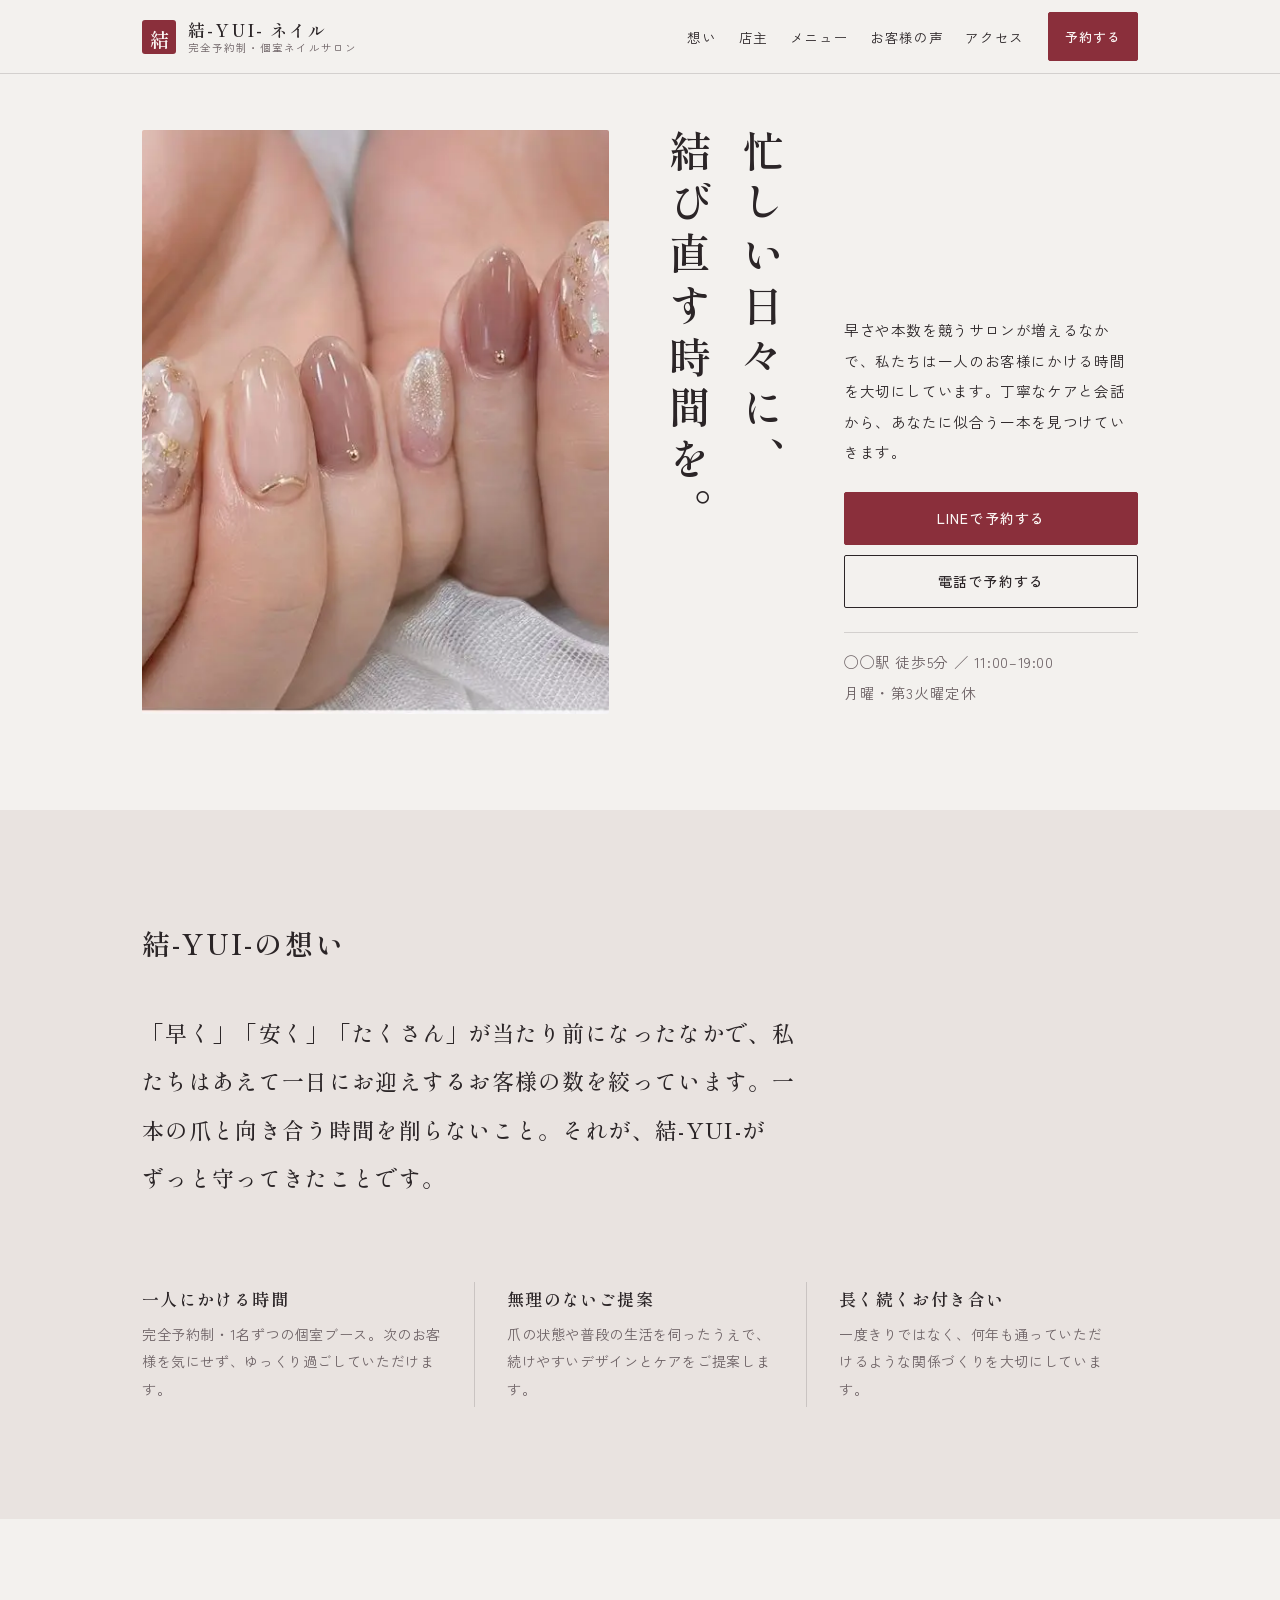
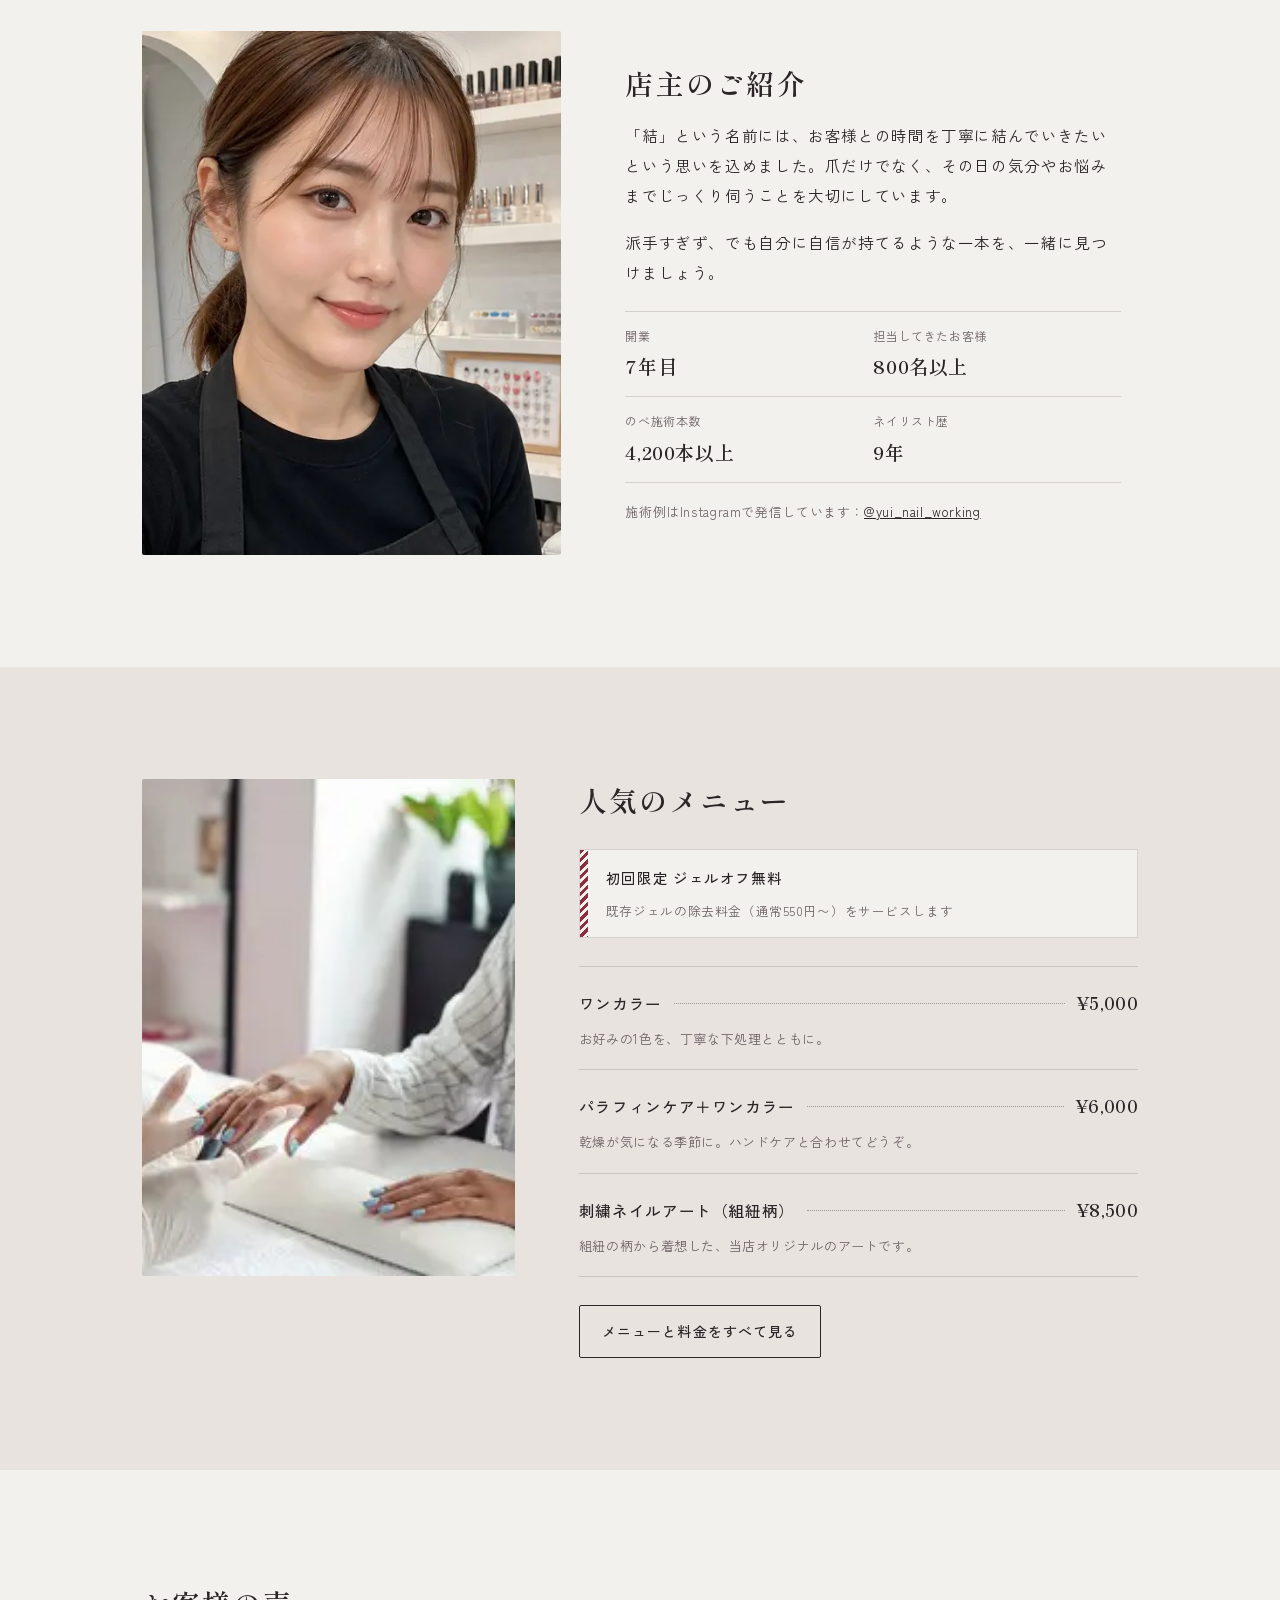
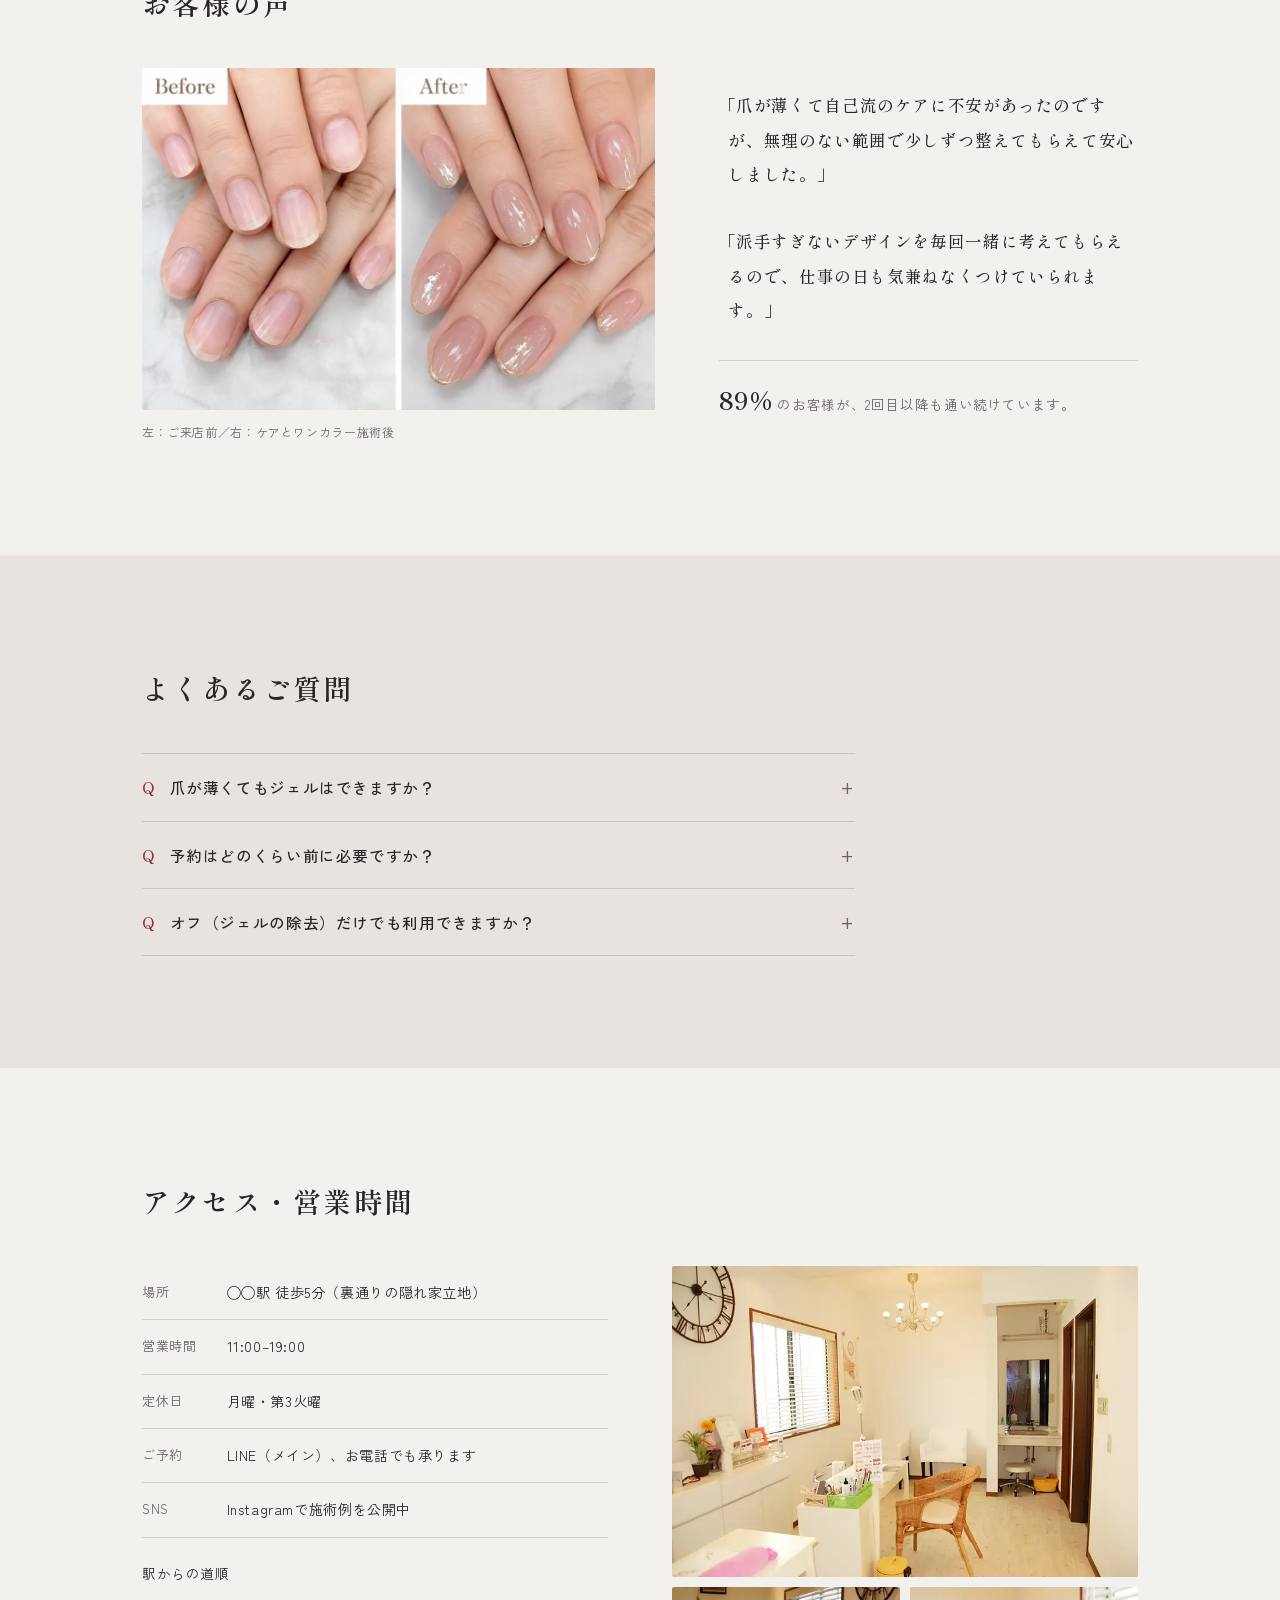
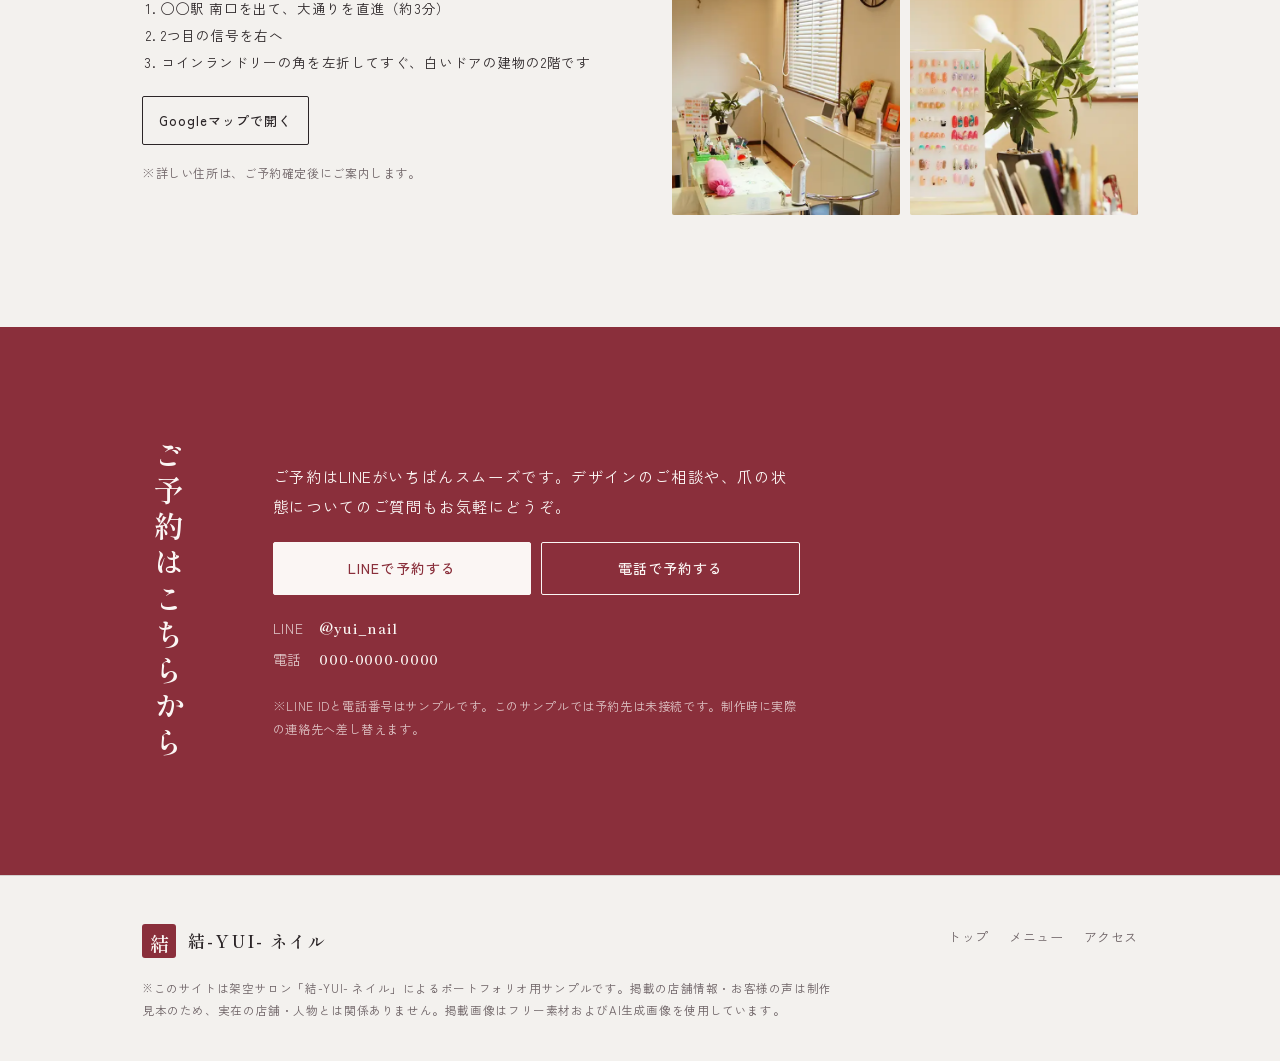
<file: v2/index.html>
<!DOCTYPE html>
<html lang="ja">
<head>
<meta charset="UTF-8">
<meta name="viewport" content="width=device-width, initial-scale=1">
<title>結-YUI- ネイル｜完全予約制・個室ネイルサロン</title>
<meta name="description" content="完全予約制・1名ずつの個室ネイルサロン「結-YUI-」。丁寧なケアと会話から、あなたに似合う一本を見つけます。">
<link rel="preconnect" href="https://fonts.googleapis.com">
<link rel="preconnect" href="https://fonts.gstatic.com" crossorigin>
<link rel="stylesheet" href="https://fonts.googleapis.com/css2?family=Shippori+Mincho:wght@500;600&family=Zen+Kaku+Gothic+New:wght@400;500&display=swap">
<link rel="stylesheet" href="css/style.css">
</head>
<body>
<header class="site-head">
  <div class="wrap head-in">
    <a class="logo" href="#top" aria-label="結-YUI- ネイル トップ">
      <span class="seal" aria-hidden="true">結</span>
      <span class="logo-name">結-YUI- ネイル<span>完全予約制・個室ネイルサロン</span></span>
    </a>
    <nav class="nav" aria-label="サイト内">
      <a href="#concept">想い</a>
      <a href="#owner">店主</a>
      <a href="menu.html">メニュー</a>
      <a href="#voice">お客様の声</a>
      <a href="#access">アクセス</a>
    </nav>
    <a class="btn btn-fill btn-sm head-cta" href="#reserve">予約する</a>
  </div>
</header>

<main id="top">
<section class="hero">
  <div class="wrap hero-grid">
    <div class="hero-photo"><img fetchpriority="high" src="images/hero.webp" alt="ニュアンスカラーのジェルネイルを施した指先"></div>
    <h1>忙しい日々に、<br>結び直す時間を。</h1>
    <div class="hero-side">
      <p>早さや本数を競うサロンが増えるなかで、私たちは一人のお客様にかける時間を大切にしています。丁寧なケアと会話から、あなたに似合う一本を見つけていきます。</p>
      <div class="hero-cta">
        <a class="btn btn-fill" href="#reserve">LINEで予約する</a>
        <a class="btn btn-line" href="#reserve">電話で予約する</a>
      </div>
      <p class="hero-meta">◯◯駅 徒歩5分 ／ 11:00–19:00<br>月曜・第3火曜定休</p>
    </div>
  </div>
</section>

<section class="sec band" id="concept">
  <div class="wrap">
    <h2 class="sec-title">結-YUI-の想い</h2>
    <p class="thought">「早く」「安く」「たくさん」が当たり前になったなかで、私たちはあえて一日にお迎えするお客様の数を絞っています。一本の爪と向き合う時間を削らないこと。それが、結-YUI-がずっと守ってきたことです。</p>
    <div class="reasons">
      <div>
        <h3>一人にかける時間</h3>
        <p>完全予約制・1名ずつの個室ブース。次のお客様を気にせず、ゆっくり過ごしていただけます。</p>
      </div>
      <div>
        <h3>無理のないご提案</h3>
        <p>爪の状態や普段の生活を伺ったうえで、続けやすいデザインとケアをご提案します。</p>
      </div>
      <div>
        <h3>長く続くお付き合い</h3>
        <p>一度きりではなく、何年も通っていただけるような関係づくりを大切にしています。</p>
      </div>
    </div>
  </div>
</section>

<section class="sec" id="owner">
  <div class="wrap owner">
    <div class="owner-photo"><img loading="lazy" src="images/owner.webp" alt="ネイルボトルの棚の前に立つ店主"></div>
    <div class="owner-text">
      <h2 class="sec-title" style="margin:0">店主のご紹介</h2>
      <p>「結」という名前には、お客様との時間を丁寧に結んでいきたいという思いを込めました。爪だけでなく、その日の気分やお悩みまでじっくり伺うことを大切にしています。</p>
      <p>派手すぎず、でも自分に自信が持てるような一本を、一緒に見つけましょう。</p>
      <dl class="facts">
        <div><dt>開業</dt><dd>7年目</dd></div>
        <div><dt>担当してきたお客様</dt><dd>800名以上</dd></div>
        <div><dt>のべ施術本数</dt><dd>4,200本以上</dd></div>
        <div><dt>ネイリスト歴</dt><dd>9年</dd></div>
      </dl>
      <p class="insta">施術例はInstagramで発信しています：<a href="#">@yui_nail_working</a></p>
    </div>
  </div>
</section>

<section class="sec band" id="menu">
  <div class="wrap menu-grid">
    <div class="menu-photo"><img loading="lazy" src="images/service.webp" alt="カウンセリングをしながらの施術の様子"></div>
    <div class="menu-list">
      <h2 class="sec-title" style="margin:0">人気のメニュー</h2>
      <div class="obi"><strong>初回限定 ジェルオフ無料</strong><span>既存ジェルの除去料金（通常550円〜）をサービスします</span></div>
      <ul class="prices">
        <li>
          <div class="p-top"><span class="p-name">ワンカラー</span><span class="p-dots"></span><span class="p-yen">¥5,000</span></div>
          <p class="p-desc">お好みの1色を、丁寧な下処理とともに。</p>
        </li>
        <li>
          <div class="p-top"><span class="p-name">パラフィンケア＋ワンカラー</span><span class="p-dots"></span><span class="p-yen">¥6,000</span></div>
          <p class="p-desc">乾燥が気になる季節に。ハンドケアと合わせてどうぞ。</p>
        </li>
        <li>
          <div class="p-top"><span class="p-name">刺繍ネイルアート（組紐柄）</span><span class="p-dots"></span><span class="p-yen">¥8,500</span></div>
          <p class="p-desc">組紐の柄から着想した、当店オリジナルのアートです。</p>
        </li>
      </ul>
      <a class="btn btn-line more" href="menu.html">メニューと料金をすべて見る</a>
    </div>
  </div>
</section>

<section class="sec" id="voice">
  <div class="wrap">
    <h2 class="sec-title">お客様の声</h2>
    <div class="voice">
      <figure>
        <img loading="lazy" src="images/ba.webp" alt="施術前と施術後の爪の比較">
        <figcaption>左：ご来店前／右：ケアとワンカラー施術後</figcaption>
      </figure>
      <div class="quotes">
        <blockquote>「爪が薄くて自己流のケアに不安があったのですが、無理のない範囲で少しずつ整えてもらえて安心しました。」</blockquote>
        <blockquote>「派手すぎないデザインを毎回一緒に考えてもらえるので、仕事の日も気兼ねなくつけていられます。」</blockquote>
        <p class="repeat"><b>89%</b>のお客様が、2回目以降も通い続けています。</p>
      </div>
    </div>
  </div>
</section>

<section class="sec band" id="faq">
  <div class="wrap">
    <h2 class="sec-title">よくあるご質問</h2>
    <div class="faq">
      <details>
        <summary>爪が薄くてもジェルはできますか？</summary>
        <p>はい。爪の状態に合わせて負担の少ない施術方法をご提案しますので、まずはご相談ください。</p>
      </details>
      <details>
        <summary>予約はどのくらい前に必要ですか？</summary>
        <p>完全予約制のため、1週間前後のご予約をおすすめしています。当日に空きがある場合もありますので、お気軽にお問い合わせください。</p>
      </details>
      <details>
        <summary>オフ（ジェルの除去）だけでも利用できますか？</summary>
        <p>できます。他店で施術されたジェルでもお気軽にご相談ください。</p>
      </details>
    </div>
  </div>
</section>

<section class="sec" id="access">
  <div class="wrap">
    <h2 class="sec-title">アクセス・営業時間</h2>
    <div class="access">
      <div>
        <table>
          <tr><th>場所</th><td>◯◯駅 徒歩5分（裏通りの隠れ家立地）</td></tr>
          <tr><th>営業時間</th><td>11:00–19:00</td></tr>
          <tr><th>定休日</th><td>月曜・第3火曜</td></tr>
          <tr><th>ご予約</th><td>LINE（メイン）、お電話でも承ります</td></tr>
          <tr><th>SNS</th><td>Instagramで施術例を公開中</td></tr>
        </table>
        <div class="route">
          <p>駅からの道順</p>
          <ol>
            <li>◯◯駅 南口を出て、大通りを直進（約3分）</li>
            <li>2つ目の信号を右へ</li>
            <li>コインランドリーの角を左折してすぐ、白いドアの建物の2階です</li>
          </ol>
        </div>
        <a class="btn btn-line btn-sm map-link" href="https://www.google.com/maps?q=35.6595,139.7005" target="_blank" rel="noopener">Googleマップで開く</a>
        <p class="small-note">※詳しい住所は、ご予約確定後にご案内します。</p>
      </div>
      <div class="room">
        <img loading="lazy" src="images/room1.webp" alt="白を基調とした店内">
        <img loading="lazy" src="images/room3.webp" alt="施術デスク">
        <img loading="lazy" src="images/room2.webp" alt="カラーサンプルと観葉植物">
      </div>
    </div>
  </div>
</section>

<section class="sec reserve" id="reserve">
  <div class="wrap">
    <h2>ご予約はこちらから</h2>
    <div class="reserve-body">
      <p>ご予約はLINEがいちばんスムーズです。デザインのご相談や、爪の状態についてのご質問もお気軽にどうぞ。</p>
      <div class="hero-cta">
        <a class="btn btn-fill" href="#reserve">LINEで予約する</a>
        <a class="btn btn-line" href="#reserve">電話で予約する</a>
      </div>
      <dl class="contact"><dt>LINE</dt><dd>@yui_nail</dd><dt>電話</dt><dd>000-0000-0000</dd></dl>
      <small>※LINE IDと電話番号はサンプルです。このサンプルでは予約先は未接続です。制作時に実際の連絡先へ差し替えます。</small>
    </div>
  </div>
</section>
</main>

<footer class="site-foot">
  <div class="wrap foot-in">
    <a class="logo" href="#top"><span class="seal" aria-hidden="true">結</span><span class="logo-name">結-YUI- ネイル</span></a>
    <nav class="foot-links" aria-label="フッター">
      <a href="#top">トップ</a>
      <a href="menu.html">メニュー</a>
      <a href="#access">アクセス</a>
    </nav>
    <p class="foot-note">※このサイトは架空サロン「結-YUI- ネイル」によるポートフォリオ用サンプルです。掲載の店舗情報・お客様の声は制作見本のため、実在の店舗・人物とは関係ありません。掲載画像はフリー素材およびAI生成画像を使用しています。</p>
  </div>
</footer>
</body>
</html>
</file>
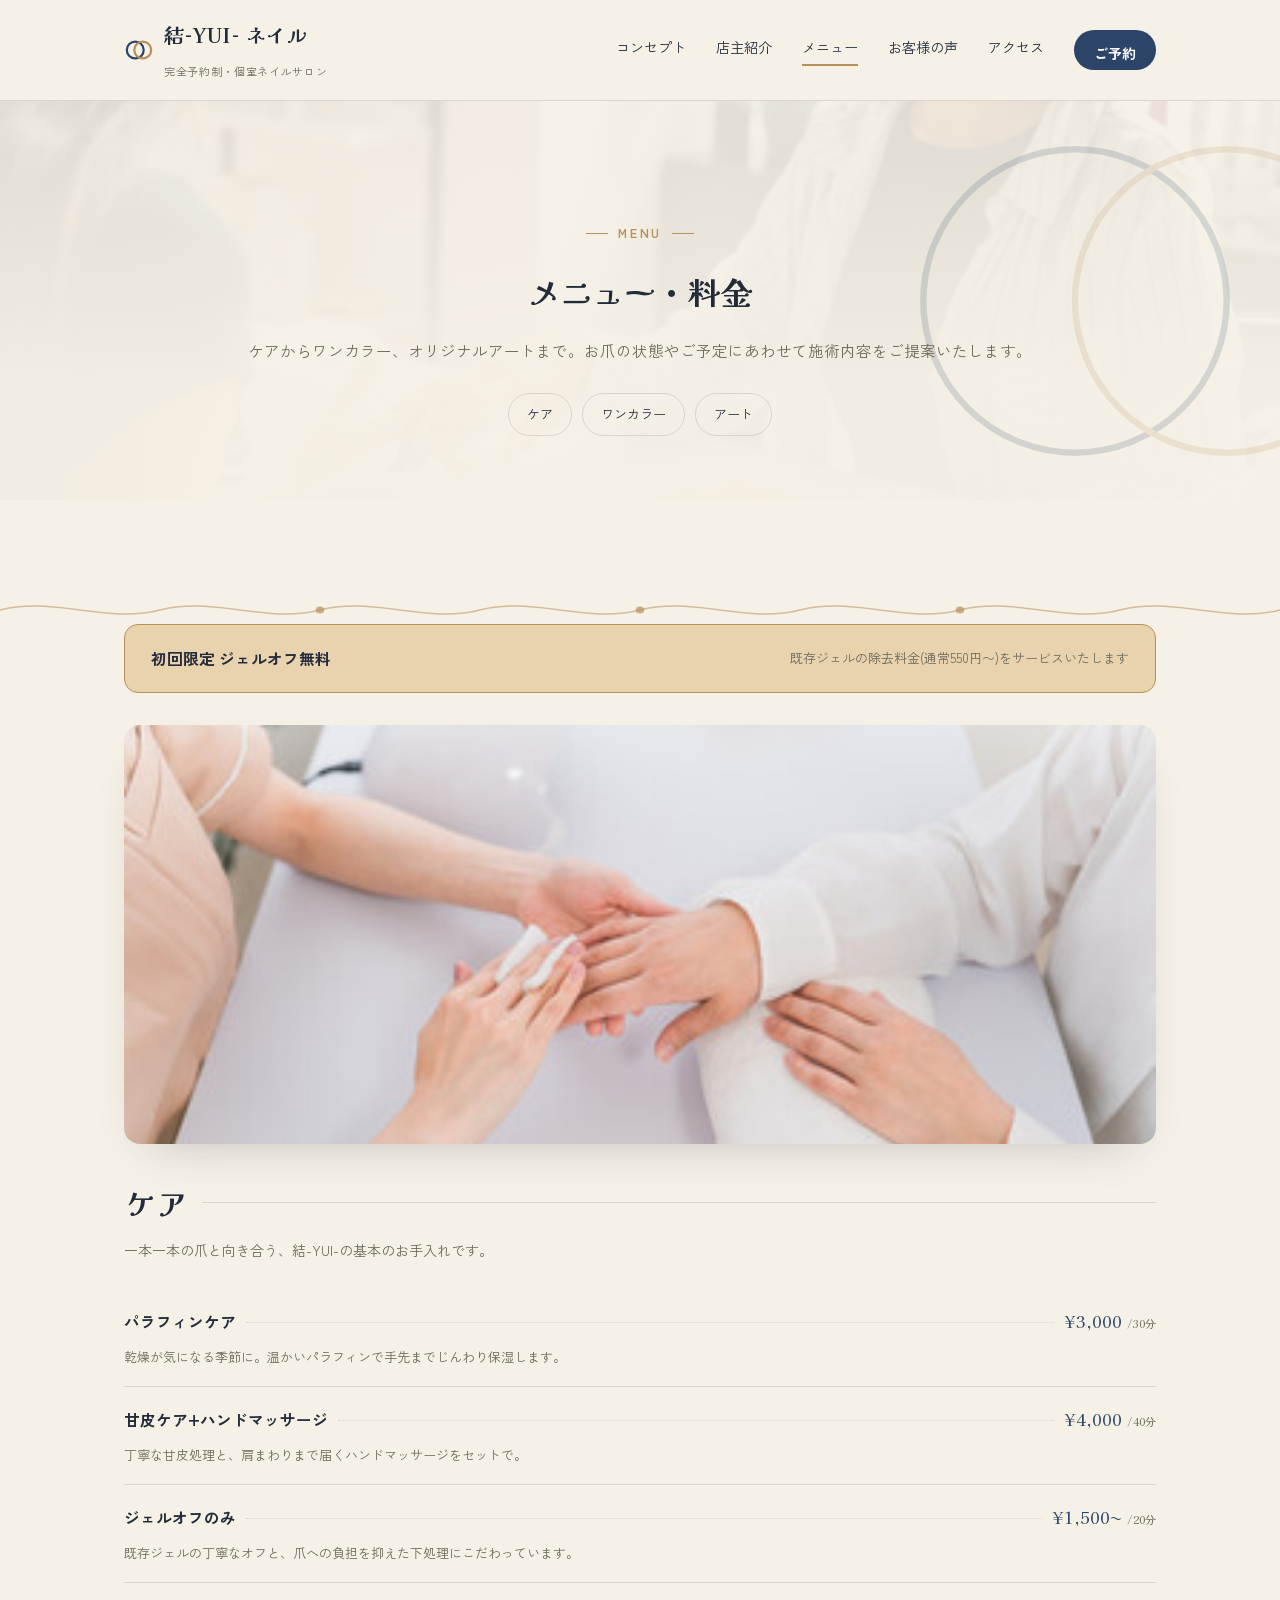
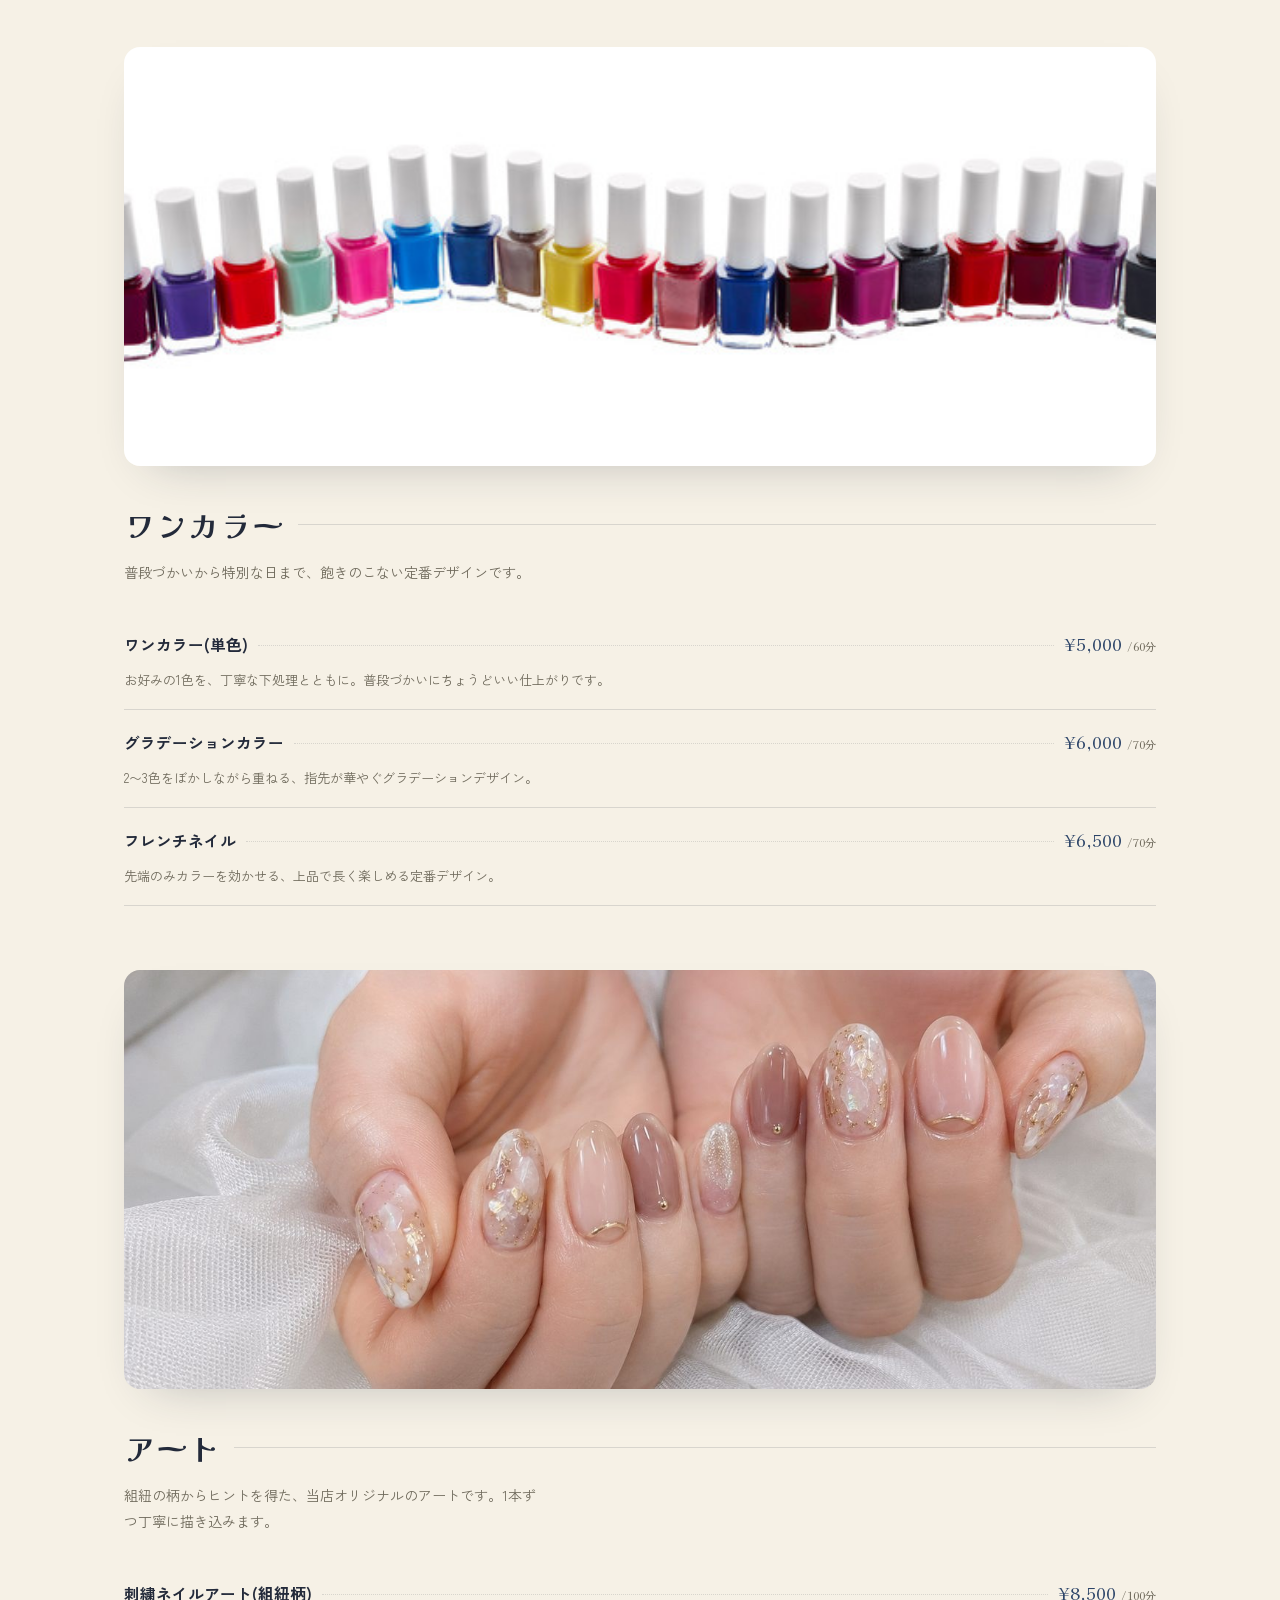
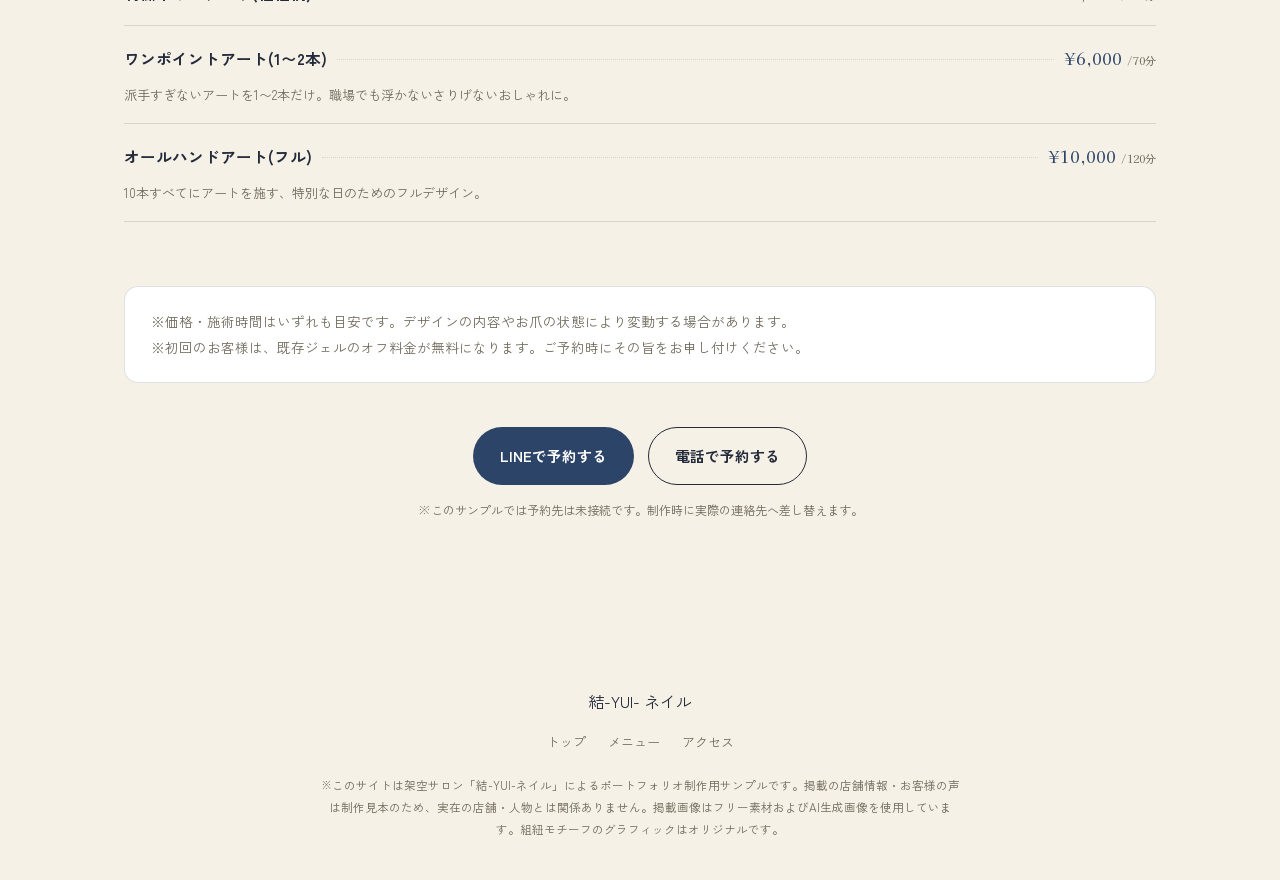
<file: git/yui-menu.html>
<!DOCTYPE html>
<html lang="ja">
<head>
<meta charset="UTF-8">
<meta name="viewport" content="width=device-width, initial-scale=1.0">
<title>メニュー・料金 | 結-YUI- ネイル</title>
<link rel="stylesheet" href="https://fonts.googleapis.com/css2?family=Kaisei+Decol:wght@400;700&family=Zen+Kaku+Gothic+New:wght@400;500;700&display=swap">
<style>
:root{
  --paper:#f6f1e6;
  --panel:#ffffff;
  --ink:#232a3a;
  --indigo:#2c4468;
  --indigo-deep:#1a2740;
  --gold:#b8905a;
  --gold-soft:#e8d3ae;
  --muted:#6f6a5c;
  --line:rgba(35,42,58,0.14);
  --shadow:0 20px 48px -28px rgba(35,42,58,0.32);
}

*{ box-sizing:border-box; }
html{ scroll-behavior:smooth; }
body{
  margin:0; background:var(--paper); color:var(--ink);
  font-family:"Zen Kaku Gothic New",sans-serif;
  line-height:1.9; font-size:16px;
}
h1,h2,h3,.brand-name{ font-family:"Kaisei Decol",serif; text-wrap:balance; }
img{ max-width:100%; display:block; }
a{ color:inherit; }
.wrap{ max-width:1080px; margin:0 auto; padding:0 24px; }
section{ padding:96px 0; position:relative; }
section.alt{ background:var(--panel); }

/* thread-divider: a single thread with knots runs across every section boundary,
   a literal read of the "結ぶ(tie)" brand concept, echoing the wave-shaped
   section dividers seen in professional headspa/salon sites */
.thread-divider{ display:block; width:100%; height:28px; }
.thread-divider path{ fill:none; stroke:var(--gold); stroke-width:1.6; opacity:.55; }
.thread-divider circle{ fill:var(--gold); opacity:.7; }
.thread-divider.on-dark path{ stroke:var(--gold-soft); opacity:.45; }
.thread-divider.on-dark circle{ fill:var(--gold-soft); opacity:.6; }
.eyebrow{ display:flex; align-items:center; gap:10px; font-size:12.5px; letter-spacing:.22em; color:var(--gold); font-weight:700; text-transform:uppercase; margin:0 0 16px; }
.eyebrow::before, .eyebrow::after{ content:""; width:22px; height:1px; background:var(--gold); }
.eyebrow.center{ justify-content:center; }
.section-head{ max-width:640px; margin:0 0 44px; }
.section-head.center{ margin-inline:auto; text-align:center; }
h2{ font-size:clamp(24px,3.4vw,32px); margin:0 0 14px; }
.lede{ color:var(--muted); font-size:15.5px; margin:0; }

/* header */
header{
  position:sticky; top:0; z-index:50; background:rgba(246,241,230,0.92);
  backdrop-filter:blur(10px); border-bottom:1px solid var(--line);
}
.header-inner{ display:flex; align-items:center; justify-content:space-between; padding:16px 24px; max-width:1080px; margin:0 auto; }
.brand{ display:flex; align-items:center; gap:10px; text-decoration:none; color:var(--ink); }
.brand svg{ width:30px; height:30px; flex:none; }
.brand-name{ font-size:20px; font-weight:700; letter-spacing:.04em; }
.brand-sub{ font-size:11px; color:var(--muted); letter-spacing:.06em; }
.nav-links{ display:flex; align-items:center; gap:30px; font-size:14px; }
.nav-links a{ text-decoration:none; color:var(--ink); padding-bottom:4px; border-bottom:2px solid transparent; }
.nav-links a.is-active, .nav-links a:hover{ border-color:var(--gold); }
.nav-cta{ background:var(--indigo); color:#fff !important; padding:10px 20px; border-radius:999px; border:none !important; font-weight:700; }
.menu-toggle{ display:none; background:none; border:none; padding:6px; cursor:pointer; }
.menu-toggle span{ display:block; width:22px; height:2px; background:var(--ink); margin:5px 0; }

.mobile-menu{ display:none; }
@media (max-width:860px){
  .nav-links{ display:none; }
  .menu-toggle{ display:block; }
  .mobile-menu{
    display:block; position:fixed; inset:66px 0 0 0; z-index:45; background:var(--paper);
    padding:32px 24px; transform:translateY(-12px); opacity:0; pointer-events:none; transition:.22s ease;
  }
  .mobile-menu.is-open{ transform:translateY(0); opacity:1; pointer-events:auto; }
  .mobile-menu a{ display:block; font-size:19px; padding:16px 0; border-bottom:1px solid var(--line); text-decoration:none; color:var(--ink); }
  .mobile-menu .nav-cta{ display:inline-block; margin-top:20px; padding:14px 28px; text-align:center; border:none; }
}

/* hero */
.hero{ position:relative; padding:110px 0 90px; overflow:hidden; isolation:isolate; }
.hero-bg{ position:absolute; inset:0; z-index:-2; }
.hero-bg img{ width:100%; height:100%; object-fit:cover; }
.hero-bg::after{
  content:""; position:absolute; inset:0; z-index:1;
  background:linear-gradient(180deg, rgba(246,241,230,.86), rgba(246,241,230,.97) 72%);
}
.hero-motif{ position:absolute; z-index:-1; opacity:.22; pointer-events:none; }
.hero-motif.right{ right:-120px; top:-60px; width:520px; height:520px; }
.hero-motif.left{ left:-160px; bottom:-140px; width:420px; height:420px; }
.hero-inner{ max-width:620px; position:relative; }
.hero h1{ font-size:clamp(30px,4.8vw,44px); margin:0 0 18px; }
.hero .lede{ max-width:30em; margin-bottom:36px; font-size:16px; }
.cta-row{ display:flex; gap:14px; flex-wrap:wrap; }
.btn{ display:inline-flex; align-items:center; gap:8px; padding:14px 26px; border-radius:999px; font-weight:700; font-size:14.5px; text-decoration:none; border:1px solid transparent; }
.btn-primary{ background:var(--indigo); color:#fff; }
.btn-primary:hover{ background:var(--indigo-deep); }
.btn-ghost{ background:transparent; border-color:var(--ink); color:var(--ink); }
.btn-ghost:hover{ background:var(--ink); color:#fff; }
.trust-row{ display:flex; gap:28px; margin-top:48px; flex-wrap:wrap; }
.trust-item{ }
.trust-num{ font-family:"Kaisei Decol",serif; font-size:28px; color:var(--indigo); line-height:1; }
.trust-label{ font-size:12.5px; color:var(--muted); margin-top:4px; }

/* concept / strength */
.anti-thesis{ background:var(--indigo); color:#f6f1e6; border-radius:20px; padding:40px 36px; margin-bottom:56px; }
.anti-thesis p{ margin:0; font-size:16px; line-height:2; max-width:56ch; }
.anti-thesis .eyebrow{ color:var(--gold-soft); }
.anti-thesis .eyebrow::before, .anti-thesis .eyebrow::after{ background:var(--gold-soft); }

.strength-grid{ display:grid; grid-template-columns:repeat(3,1fr); gap:22px; }
.strength-card{ background:var(--panel); border:1px solid var(--line); border-radius:16px; padding:30px 26px; box-shadow:var(--shadow); }
.strength-icon{ width:34px; height:34px; margin-bottom:18px; }
.strength-icon path, .strength-icon circle{ fill:none; stroke:var(--gold); stroke-width:2; stroke-linecap:round; stroke-linejoin:round; }

.knot-thread{ stroke-dasharray:240; stroke-dashoffset:240; animation:draw-thread 2.2s ease forwards; }
@keyframes draw-thread{ to{ stroke-dashoffset:0; } }
@media (prefers-reduced-motion: reduce){ .knot-thread{ animation:none; stroke-dashoffset:0; } }
.strength-card h3{ font-family:"Zen Kaku Gothic New",sans-serif; font-weight:700; font-size:16px; margin:0 0 10px; }
.strength-card p{ margin:0; font-size:14px; color:var(--muted); line-height:1.9; }

/* staff */
.staff-card{ display:grid; grid-template-columns:180px 1fr; gap:36px; align-items:center; background:var(--panel); border:1px solid var(--line); border-radius:20px; padding:36px; box-shadow:var(--shadow); }
.staff-avatar{ width:180px; height:180px; border-radius:50%; background:var(--indigo); display:flex; align-items:center; justify-content:center; flex:none; overflow:hidden; border:4px solid var(--gold-soft); }
.staff-avatar img{ width:100%; height:100%; object-fit:cover; }
.staff-avatar span{ font-family:"Kaisei Decol",serif; font-size:64px; color:var(--paper); line-height:1; }
.staff-role{ font-size:12px; color:var(--gold); font-weight:700; letter-spacing:.06em; margin-bottom:8px; }
.staff-card h3{ font-size:20px; margin:0 0 14px; }
.staff-card p{ margin:0 0 10px; font-size:14.5px; color:var(--muted); }
.staff-num-row{ display:flex; gap:26px; margin-top:18px; flex-wrap:wrap; }
.staff-instagram{ margin:16px 0 0; font-size:12.5px; color:var(--muted); }
.staff-instagram a{ color:var(--indigo); text-decoration:none; border-bottom:1px solid var(--indigo); font-weight:700; }

/* menu teaser (colour chip swatches, no photography) */
.offer-banner{ display:flex; align-items:center; justify-content:space-between; gap:16px; flex-wrap:wrap; background:var(--gold-soft); border:1px solid var(--gold); border-radius:14px; padding:18px 26px; margin-bottom:32px; }
.offer-banner strong{ font-size:15.5px; }
.offer-banner span{ font-size:13px; color:var(--muted); }

.menu-teaser{ display:grid; grid-template-columns:repeat(3,1fr); gap:22px; }
.teaser-item{ background:var(--panel); border:1px solid var(--line); border-radius:16px; overflow:hidden; box-shadow:var(--shadow); }
.teaser-photo{ aspect-ratio:4/3; overflow:hidden; }
.teaser-photo img{ width:100%; height:100%; object-fit:cover; }
.teaser-body{ padding:20px 22px; }
.teaser-tag{ display:inline-block; font-size:11px; font-weight:700; color:var(--indigo); background:rgba(44,68,104,0.08); padding:3px 10px; border-radius:999px; margin-bottom:10px; }
.teaser-body h3{ font-family:"Zen Kaku Gothic New",sans-serif; font-weight:700; font-size:16px; margin:0 0 8px; }
.teaser-body p{ margin:0 0 14px; font-size:13.5px; color:var(--muted); }
.teaser-price{ font-family:"Kaisei Decol",serif; font-size:19px; color:var(--indigo); }

/* menu detail page */
.menu-page-hero{ position:relative; padding:120px 0 64px; text-align:center; overflow:hidden; isolation:isolate; }
.menu-page-hero .hero-bg::after{
  content:""; position:absolute; inset:0; z-index:1;
  background:linear-gradient(180deg, rgba(246,241,230,.9), rgba(246,241,230,.98) 70%);
}
.menu-page-hero .hero-motif{ opacity:.16; }
.menu-cat-nav{ display:flex; gap:10px; justify-content:center; flex-wrap:wrap; margin-top:28px; }
.menu-cat-nav a{ font-size:13px; text-decoration:none; color:var(--ink); border:1px solid var(--line); padding:8px 18px; border-radius:999px; }
.menu-cat-nav a:hover{ border-color:var(--gold); color:var(--gold); }

.menu-cat{ margin-bottom:64px; }
.menu-cat h2{ display:flex; align-items:center; gap:14px; }
.menu-cat h2::after{ content:""; flex:1; height:1px; background:var(--line); }
.menu-row{ display:grid; grid-template-columns:96px 1fr auto; gap:24px; align-items:center; padding:22px 0; border-bottom:1px solid var(--line); }
.menu-row-photo{ width:96px; height:96px; border-radius:14px; overflow:hidden; flex:none; }
.menu-row-photo img{ width:100%; height:100%; object-fit:cover; }
.m-name{ font-size:16px; font-weight:700; margin:0 0 6px; }
.m-desc{ font-size:13.5px; color:var(--muted); margin:0; }
.m-price{ text-align:right; white-space:nowrap; }
.m-price b{ font-family:"Kaisei Decol",serif; font-size:19px; color:var(--indigo); display:block; }
.m-price span{ font-size:12px; color:var(--muted); }
.menu-note{ background:var(--panel); border:1px solid var(--line); border-radius:14px; padding:22px 26px; font-size:13.5px; color:var(--muted); line-height:1.9; }

/* minimalist, photo-free price list: one mood photo per category, then
   dotted-leader text rows only (no per-item photo) */
.menu-cat-photo{ aspect-ratio:16/6.5; border-radius:16px; overflow:hidden; margin-bottom:28px; box-shadow:var(--shadow); }
.menu-cat-photo img{ width:100%; height:100%; object-fit:cover; }
.menu-cat-desc{ color:var(--muted); font-size:14px; margin:-10px 0 26px; max-width:52ch; }
.price-list{ list-style:none; margin:0; padding:0; }
.price-row{ padding:16px 0; border-bottom:1px solid var(--line); }
.price-row-top{ display:flex; align-items:baseline; gap:10px; }
.price-row .name{ font-size:15.5px; font-weight:700; white-space:nowrap; }
.price-row .fill{ flex:1; border-bottom:1px dotted var(--line); transform:translateY(-5px); min-width:16px; }
.price-row .amount{ font-family:"Kaisei Decol",serif; font-size:17px; color:var(--indigo); white-space:nowrap; }
.price-row .amount i{ font-style:normal; font-size:11px; color:var(--muted); margin-left:5px; }
.price-row-desc{ margin:8px 0 0; font-size:13px; color:var(--muted); }

/* voice */
.voice-wrap{ display:grid; grid-template-columns:1fr 1.2fr; gap:28px; align-items:stretch; }
.voice-photo{ border-radius:16px; overflow:hidden; box-shadow:var(--shadow); }
.voice-photo img{ width:100%; height:100%; object-fit:cover; }
.voice-list{ display:flex; flex-direction:column; gap:18px; }
.voice-card{ background:var(--panel); border:1px solid var(--line); border-radius:16px; padding:28px 26px; box-shadow:var(--shadow); position:relative; flex:1; }
.voice-card::before{ content:"\201C"; font-family:"Kaisei Decol",serif; font-size:44px; color:var(--gold-soft); position:absolute; top:6px; left:20px; line-height:1; }
.voice-card p{ margin:18px 0 0; font-size:14.5px; }
.voice-badge{ display:inline-flex; align-items:baseline; gap:8px; background:var(--indigo); color:#fff; border-radius:14px; padding:22px 26px; margin-top:8px; }
.voice-badge b{ font-family:"Kaisei Decol",serif; font-size:30px; }
.voice-badge span{ font-size:13px; opacity:.85; }

/* concern / faq */
.faq-list{ display:grid; gap:12px; }
.faq-item{ background:var(--panel); border:1px solid var(--line); border-radius:14px; padding:6px 24px; }
.faq-item summary{ cursor:pointer; list-style:none; padding:16px 0; font-weight:700; font-size:15px; display:flex; justify-content:space-between; align-items:center; }
.faq-item summary::-webkit-details-marker{ display:none; }
.faq-item summary::after{ content:"+"; font-size:20px; color:var(--gold); }
.faq-item[open] summary::after{ content:"–"; }
.faq-item p{ margin:0 0 18px; font-size:14px; color:var(--muted); }

/* access */
.access-grid{ display:grid; grid-template-columns:1fr 1fr; gap:36px; align-items:start; }
.access-map{ border-radius:16px; overflow:hidden; border:1px solid var(--line); aspect-ratio:4/3; margin-bottom:20px; }
.access-map iframe{ width:100%; height:100%; border:0; }
.access-photo{ border-radius:16px; overflow:hidden; aspect-ratio:4/3; }
.access-photo img{ width:100%; height:100%; object-fit:cover; }
.access-table{ width:100%; border-collapse:collapse; }
.access-table th, .access-table td{ text-align:left; padding:14px 0; border-bottom:1px solid var(--line); font-size:14px; vertical-align:top; }
.access-table th{ width:110px; color:var(--gold); font-weight:700; font-size:12.5px; letter-spacing:.04em; }
.access-directions{ margin:20px 0 0; padding:18px 20px; background:var(--paper); border:1px solid var(--line); border-radius:12px; font-size:13px; color:var(--muted); line-height:1.9; }

/* gallery */
.gallery-strip{ display:grid; grid-template-columns:repeat(3,1fr); gap:16px; }
.gallery-strip .g-item{ border-radius:14px; overflow:hidden; aspect-ratio:4/5; box-shadow:var(--shadow); }
.gallery-strip .g-item img{ width:100%; height:100%; object-fit:cover; }

/* cta band */
.cta-band{ background:var(--indigo-deep); color:#f6f1e6; text-align:center; position:relative; overflow:hidden; isolation:isolate; }
.cta-band .hero-motif{ opacity:.1; }
.cta-band h2{ color:#fff; }
.cta-band .lede{ color:rgba(246,241,230,0.75); margin:0 auto 32px; }
.cta-band .btn-ghost{ border-color:rgba(246,241,230,0.5); color:#fff; }
.cta-band .btn-ghost:hover{ background:#fff; color:var(--indigo-deep); }
.cta-band .fine-print{ margin-top:22px; font-size:12px; color:rgba(246,241,230,0.55); }

/* footer */
footer{ padding:56px 0 40px; text-align:center; }
.footer-brand{ font-size:16px; margin-bottom:14px; }
.footer-links{ display:flex; justify-content:center; gap:22px; font-size:13px; margin-bottom:20px; }
.footer-links a{ text-decoration:none; color:var(--muted); }
.footer-note{ font-size:11.5px; color:var(--muted); line-height:1.9; max-width:640px; margin:0 auto; }

@media (max-width:860px){
  section{ padding:72px 0; }
  .strength-grid, .menu-teaser{ grid-template-columns:1fr 1fr; }
  .staff-card{ grid-template-columns:1fr; text-align:center; }
  .staff-avatar{ margin:0 auto; }
  .staff-num-row{ justify-content:center; }
  .voice-wrap{ grid-template-columns:1fr; }
  .voice-photo{ aspect-ratio:4/3; }
  .access-grid{ grid-template-columns:1fr; }
  .gallery-strip{ grid-template-columns:1fr 1fr; }
  .menu-row{ grid-template-columns:72px 1fr; grid-template-areas:"photo info" "price price"; row-gap:14px; }
  .menu-row-photo{ grid-area:photo; width:72px; height:72px; }
  .menu-row .m-info{ grid-area:info; }
  .menu-row .m-price{ grid-area:price; text-align:left; }
}
@media (max-width:600px){
  .strength-grid, .menu-teaser{ grid-template-columns:1fr; }
  .trust-row{ gap:20px; }
}

</style>
</head>
<body>

<header>
  <div class="header-inner">
    <a href="yui-top.html" class="brand">
      <svg viewBox="0 0 32 32" aria-hidden="true"><circle cx="12" cy="16" r="9" fill="none" stroke="#2c4468" stroke-width="2.4"/><circle cx="20" cy="16" r="9" fill="none" stroke="#b8905a" stroke-width="2.4"/></svg>
      <span>
        <span class="brand-name" style="display:block;">結-YUI- ネイル</span>
        <span class="brand-sub">完全予約制・個室ネイルサロン</span>
      </span>
    </a>
    <nav class="nav-links">
      <a href="yui-top.html#concept">コンセプト</a>
      <a href="yui-top.html#staff">店主紹介</a>
      <a href="#" class="is-active">メニュー</a>
      <a href="yui-top.html#voice">お客様の声</a>
      <a href="yui-top.html#access">アクセス</a>
      <a href="yui-top.html#cta" class="nav-cta">ご予約</a>
    </nav>
    <button class="menu-toggle" aria-label="メニューを開く"><span></span><span></span><span></span></button>
  </div>
</header>

<div class="mobile-menu">
  <a href="yui-top.html#concept">コンセプト</a>
  <a href="yui-top.html#staff">店主紹介</a>
  <a href="#">メニュー</a>
  <a href="yui-top.html#voice">お客様の声</a>
  <a href="yui-top.html#access">アクセス</a>
  <a href="yui-top.html#cta" class="nav-cta">ご予約</a>
</div>

<section class="menu-page-hero">
  <div class="hero-bg"><img src="[data-uri]" alt="" loading="eager"></div>
  <svg class="hero-motif right" viewBox="0 0 240 240" aria-hidden="true">
    <circle cx="90" cy="120" r="70" fill="none" stroke="#2c4468" stroke-width="3"/>
    <circle cx="160" cy="120" r="70" fill="none" stroke="#b8905a" stroke-width="3"/>
  </svg>
  <div class="wrap">
    <p class="eyebrow center">MENU</p>
    <h2>メニュー・料金</h2>
    <p class="lede">ケアからワンカラー、オリジナルアートまで。お爪の状態やご予定にあわせて施術内容をご提案いたします。</p>
    <div class="menu-cat-nav">
      <a href="#care">ケア</a>
      <a href="#onecolor">ワンカラー</a>
      <a href="#art">アート</a>
    </div>
  </div>
</section>

<section>
  <svg class="thread-divider" viewBox="0 0 1200 32" preserveAspectRatio="none" aria-hidden="true">
    <path d="M0,16 C50,0 100,32 150,16 C200,0 250,32 300,16 C350,0 400,32 450,16 C500,0 550,32 600,16 C650,0 700,32 750,16 C800,0 850,32 900,16 C950,0 1000,32 1050,16 C1100,0 1150,32 1200,16"/>
    <circle cx="300" cy="16" r="4"/>
    <circle cx="600" cy="16" r="4"/>
    <circle cx="900" cy="16" r="4"/>
  </svg>
  <div class="wrap">
    <div class="offer-banner">
      <div><strong>初回限定 ジェルオフ無料</strong></div>
      <span>既存ジェルの除去料金(通常550円〜)をサービスいたします</span>
    </div>

    <div class="menu-cat" id="care">
      <div class="menu-cat-photo"><img src="[data-uri]" alt="ケアの様子"></div>
      <h2>ケア</h2>
      <p class="menu-cat-desc">一本一本の爪と向き合う、結-YUI-の基本のお手入れです。</p>
      <ul class="price-list">
        <li class="price-row">
          <div class="price-row-top"><span class="name">パラフィンケア</span><span class="fill"></span><span class="amount">¥3,000<i>/30分</i></span></div>
          <p class="price-row-desc">乾燥が気になる季節に。温かいパラフィンで手先までじんわり保湿します。</p>
        </li>
        <li class="price-row">
          <div class="price-row-top"><span class="name">甘皮ケア+ハンドマッサージ</span><span class="fill"></span><span class="amount">¥4,000<i>/40分</i></span></div>
          <p class="price-row-desc">丁寧な甘皮処理と、肩まわりまで届くハンドマッサージをセットで。</p>
        </li>
        <li class="price-row">
          <div class="price-row-top"><span class="name">ジェルオフのみ</span><span class="fill"></span><span class="amount">¥1,500〜<i>/20分</i></span></div>
          <p class="price-row-desc">既存ジェルの丁寧なオフと、爪への負担を抑えた下処理にこだわっています。</p>
        </li>
      </ul>
    </div>

    <div class="menu-cat" id="onecolor">
      <div class="menu-cat-photo"><img src="[data-uri]" alt="ワンカラーの仕上がり"></div>
      <h2>ワンカラー</h2>
      <p class="menu-cat-desc">普段づかいから特別な日まで、飽きのこない定番デザインです。</p>
      <ul class="price-list">
        <li class="price-row">
          <div class="price-row-top"><span class="name">ワンカラー(単色)</span><span class="fill"></span><span class="amount">¥5,000<i>/60分</i></span></div>
          <p class="price-row-desc">お好みの1色を、丁寧な下処理とともに。普段づかいにちょうどいい仕上がりです。</p>
        </li>
        <li class="price-row">
          <div class="price-row-top"><span class="name">グラデーションカラー</span><span class="fill"></span><span class="amount">¥6,000<i>/70分</i></span></div>
          <p class="price-row-desc">2〜3色をぼかしながら重ねる、指先が華やぐグラデーションデザイン。</p>
        </li>
        <li class="price-row">
          <div class="price-row-top"><span class="name">フレンチネイル</span><span class="fill"></span><span class="amount">¥6,500<i>/70分</i></span></div>
          <p class="price-row-desc">先端のみカラーを効かせる、上品で長く楽しめる定番デザイン。</p>
        </li>
      </ul>
    </div>

    <div class="menu-cat" id="art">
      <div class="menu-cat-photo"><img src="[data-uri]" alt="刺繍ネイルアートの仕上がり"></div>
      <h2>アート</h2>
      <p class="menu-cat-desc">組紐の柄からヒントを得た、当店オリジナルのアートです。1本ずつ丁寧に描き込みます。</p>
      <ul class="price-list">
        <li class="price-row">
          <div class="price-row-top"><span class="name">刺繍ネイルアート(組紐柄)</span><span class="fill"></span><span class="amount">¥8,500<i>/100分</i></span></div>
        </li>
        <li class="price-row">
          <div class="price-row-top"><span class="name">ワンポイントアート(1〜2本)</span><span class="fill"></span><span class="amount">¥6,000<i>/70分</i></span></div>
          <p class="price-row-desc">派手すぎないアートを1〜2本だけ。職場でも浮かないさりげないおしゃれに。</p>
        </li>
        <li class="price-row">
          <div class="price-row-top"><span class="name">オールハンドアート(フル)</span><span class="fill"></span><span class="amount">¥10,000<i>/120分</i></span></div>
          <p class="price-row-desc">10本すべてにアートを施す、特別な日のためのフルデザイン。</p>
        </li>
      </ul>
    </div>

    <div class="menu-note">
      ※価格・施術時間はいずれも目安です。デザインの内容やお爪の状態により変動する場合があります。<br>
      ※初回のお客様は、既存ジェルのオフ料金が無料になります。ご予約時にその旨をお申し付けください。
    </div>

    <div class="cta-row" style="justify-content:center;margin-top:44px;">
      <a href="yui-top.html#cta" class="btn btn-primary">LINEで予約する</a>
      <a href="yui-top.html#cta" class="btn btn-ghost">電話で予約する</a>
    </div>
    <p style="text-align:center;font-size:12px;color:var(--muted);margin-top:14px;">※このサンプルでは予約先は未接続です。制作時に実際の連絡先へ差し替えます。</p>
  </div>
</section>

<footer>
  <div class="wrap">
    <div class="footer-brand">結-YUI- ネイル</div>
    <div class="footer-links">
      <a href="yui-top.html">トップ</a>
      <a href="#">メニュー</a>
      <a href="yui-top.html#access">アクセス</a>
    </div>
    <p class="footer-note">※このサイトは架空サロン「結-YUI-ネイル」によるポートフォリオ制作用サンプルです。掲載の店舗情報・お客様の声は制作見本のため、実在の店舗・人物とは関係ありません。掲載画像はフリー素材およびAI生成画像を使用しています。組紐モチーフのグラフィックはオリジナルです。</p>
  </div>
</footer>

<script>
const toggle = document.querySelector('.menu-toggle');
const mobileMenu = document.querySelector('.mobile-menu');

if(toggle && mobileMenu){
  toggle.addEventListener('click', () => {
    mobileMenu.classList.toggle('is-open');
  });
  mobileMenu.querySelectorAll('a').forEach(a => {
    a.addEventListener('click', () => mobileMenu.classList.remove('is-open'));
  });
}

</script>
</body>
</html>
</file>
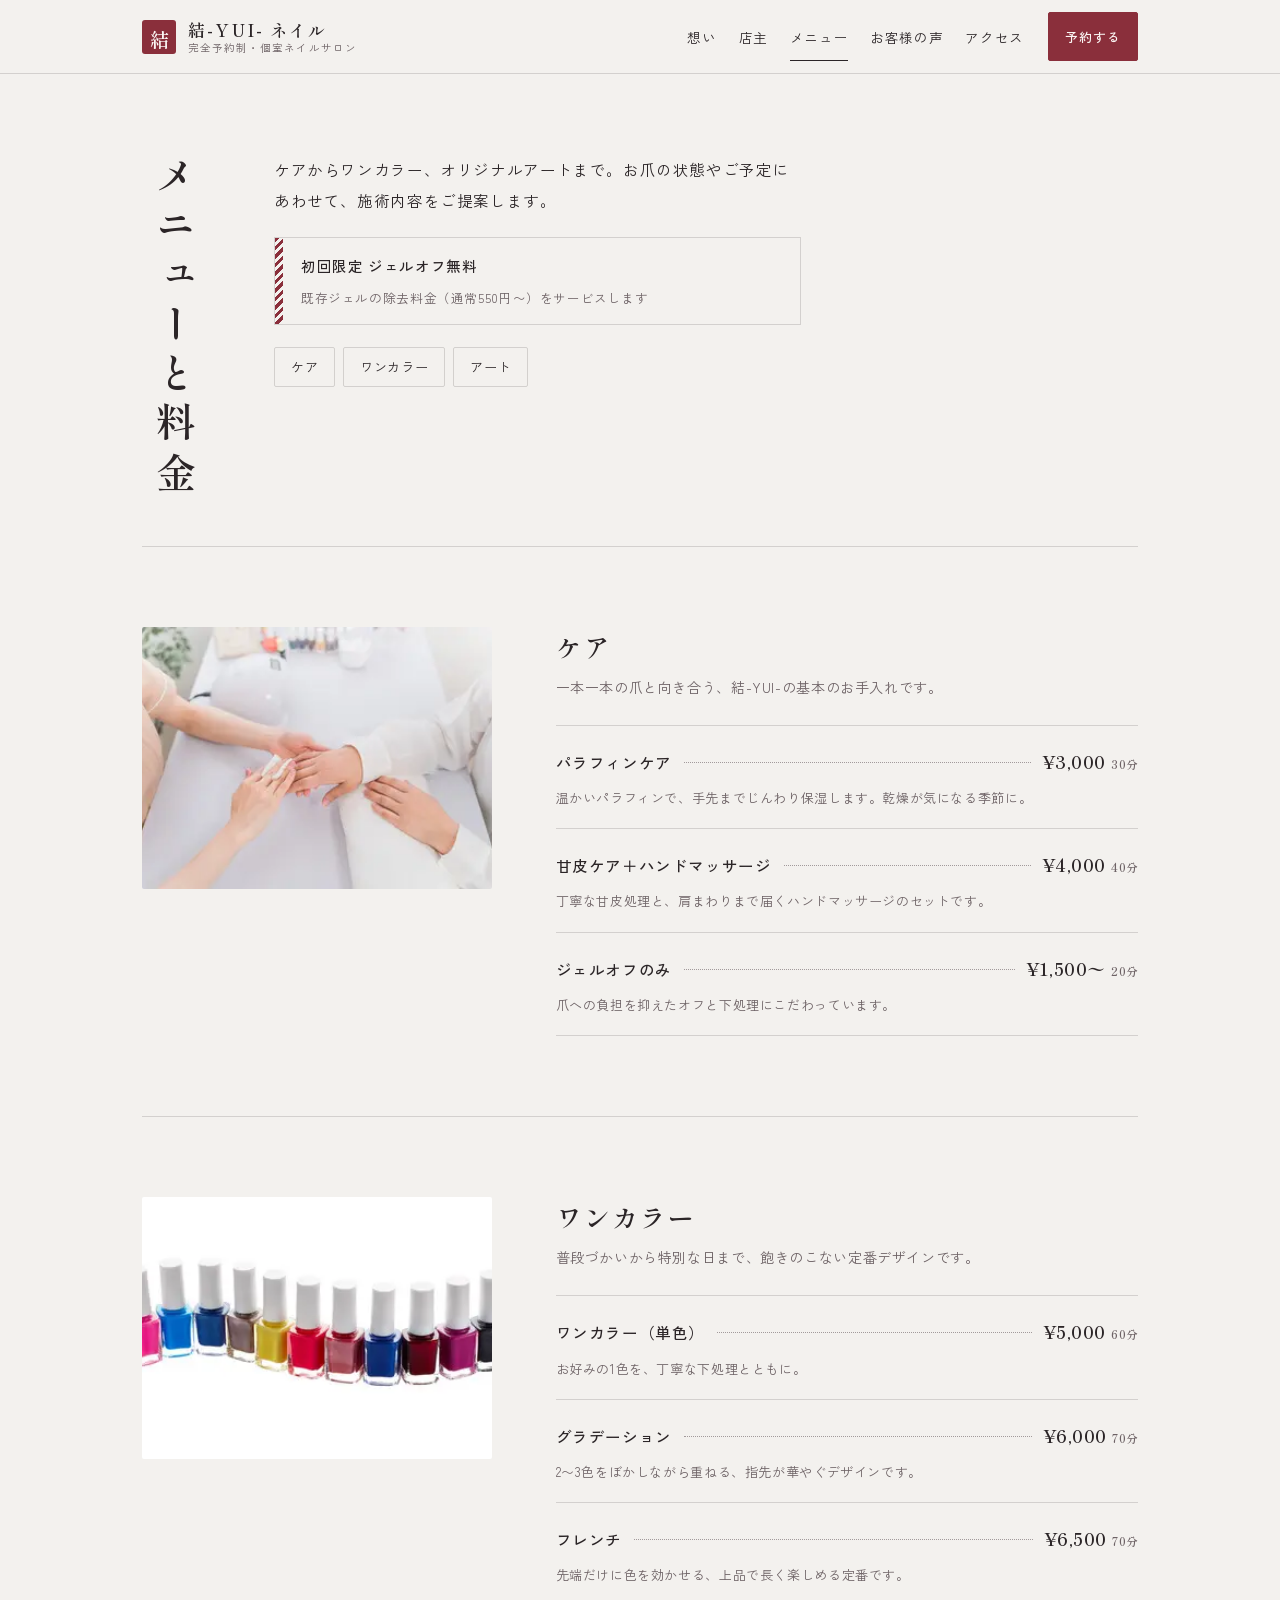
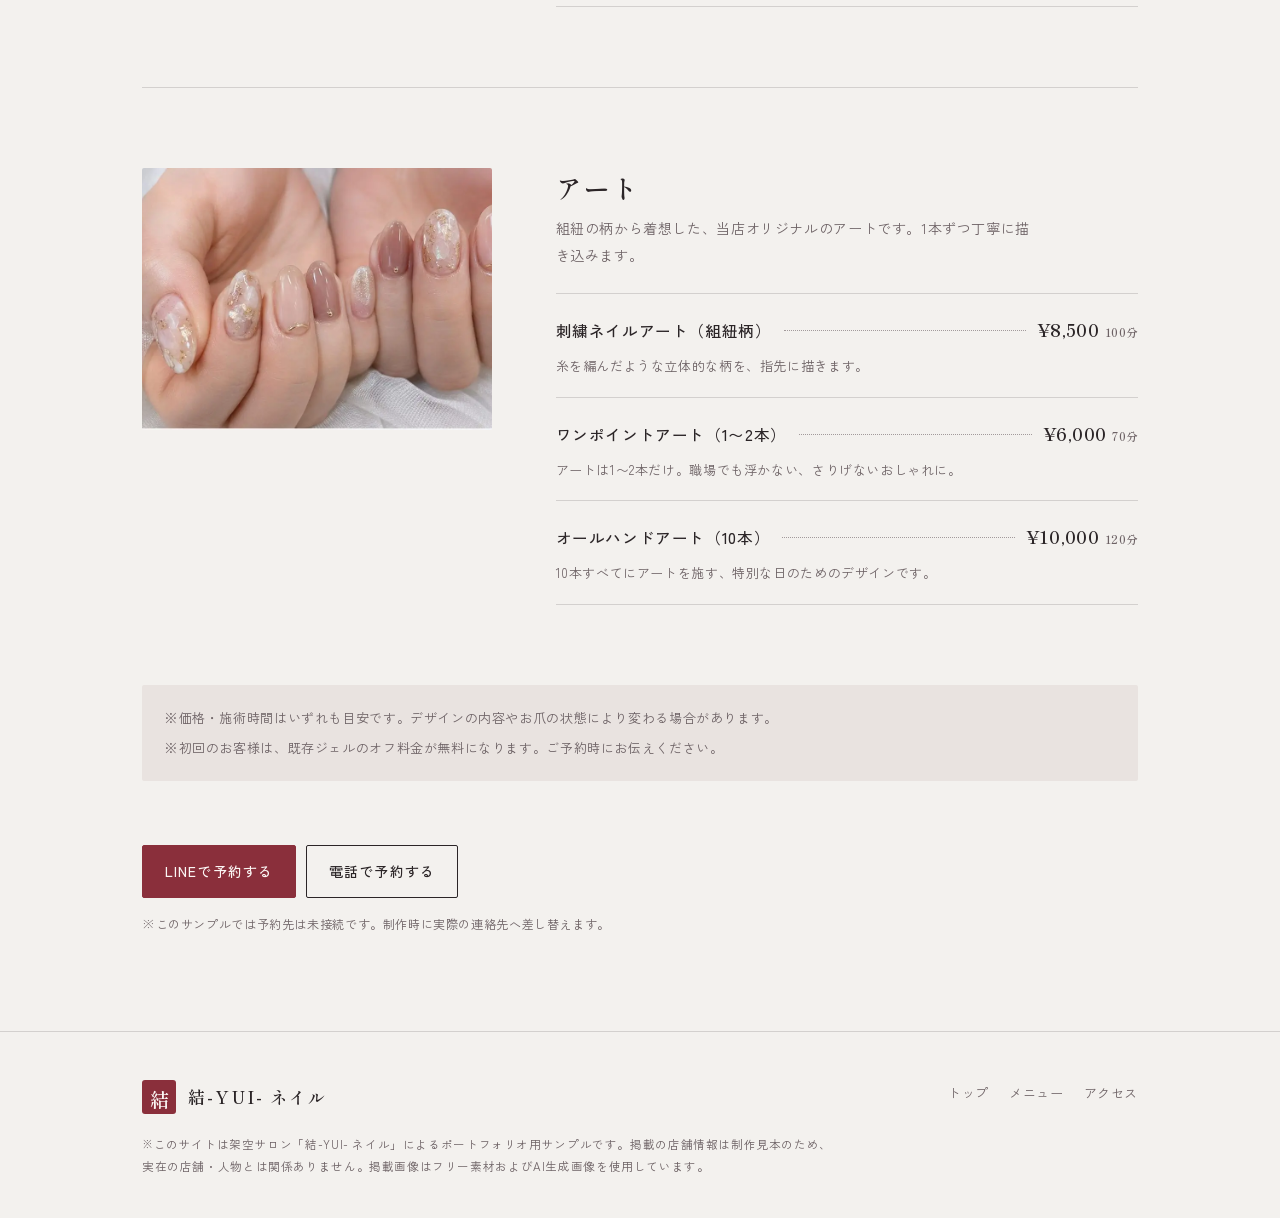
<file: v2/menu.html>
<!DOCTYPE html>
<html lang="ja">
<head>
<meta charset="UTF-8">
<meta name="viewport" content="width=device-width, initial-scale=1">
<title>メニュー・料金｜結-YUI- ネイル</title>
<meta name="description" content="結-YUI- ネイルのメニューと料金。ケア、ワンカラー、オリジナルアートの料金と所要時間をご案内します。">
<link rel="preconnect" href="https://fonts.googleapis.com">
<link rel="preconnect" href="https://fonts.gstatic.com" crossorigin>
<link rel="stylesheet" href="https://fonts.googleapis.com/css2?family=Shippori+Mincho:wght@500;600&family=Zen+Kaku+Gothic+New:wght@400;500&display=swap">
<link rel="stylesheet" href="css/style.css">
</head>
<body>
<header class="site-head">
  <div class="wrap head-in">
    <a class="logo" href="index.html" aria-label="結-YUI- ネイル トップ">
      <span class="seal" aria-hidden="true">結</span>
      <span class="logo-name">結-YUI- ネイル<span>完全予約制・個室ネイルサロン</span></span>
    </a>
    <nav class="nav" aria-label="サイト内">
      <a href="index.html#concept">想い</a>
      <a href="index.html#owner">店主</a>
      <a href="#top" aria-current="page">メニュー</a>
      <a href="index.html#voice">お客様の声</a>
      <a href="index.html#access">アクセス</a>
    </nav>
    <a class="btn btn-fill btn-sm head-cta" href="index.html#reserve">予約する</a>
  </div>
</header>

<main class="wrap" id="top">
  <section class="page-head">
    <h1>メニューと料金</h1>
    <div class="page-lead">
      <p>ケアからワンカラー、オリジナルアートまで。お爪の状態やご予定にあわせて、施術内容をご提案します。</p>
      <div class="obi"><strong>初回限定 ジェルオフ無料</strong><span>既存ジェルの除去料金（通常550円〜）をサービスします</span></div>
      <nav class="jump" aria-label="メニューの種類">
        <a href="#care">ケア</a>
        <a href="#onecolor">ワンカラー</a>
        <a href="#art">アート</a>
      </nav>
    </div>
  </section>

  <section class="cat" id="care">
    <div class="cat-photo"><img fetchpriority="high" src="images/care.webp" alt="指先のケアをしている様子"></div>
    <div>
      <h2>ケア</h2>
      <p class="cat-desc">一本一本の爪と向き合う、結-YUI-の基本のお手入れです。</p>
      <ul class="prices">
        <li>
          <div class="p-top"><span class="p-name">パラフィンケア</span><span class="p-dots"></span><span class="p-yen">¥3,000<span class="p-time">30分</span></span></div>
          <p class="p-desc">温かいパラフィンで、手先までじんわり保湿します。乾燥が気になる季節に。</p>
        </li>
        <li>
          <div class="p-top"><span class="p-name">甘皮ケア＋ハンドマッサージ</span><span class="p-dots"></span><span class="p-yen">¥4,000<span class="p-time">40分</span></span></div>
          <p class="p-desc">丁寧な甘皮処理と、肩まわりまで届くハンドマッサージのセットです。</p>
        </li>
        <li>
          <div class="p-top"><span class="p-name">ジェルオフのみ</span><span class="p-dots"></span><span class="p-yen">¥1,500〜<span class="p-time">20分</span></span></div>
          <p class="p-desc">爪への負担を抑えたオフと下処理にこだわっています。</p>
        </li>
      </ul>
    </div>
  </section>

  <section class="cat" id="onecolor">
    <div class="cat-photo"><img loading="lazy" src="images/polish.webp" alt="並んだカラージェルのボトル"></div>
    <div>
      <h2>ワンカラー</h2>
      <p class="cat-desc">普段づかいから特別な日まで、飽きのこない定番デザインです。</p>
      <ul class="prices">
        <li>
          <div class="p-top"><span class="p-name">ワンカラー（単色）</span><span class="p-dots"></span><span class="p-yen">¥5,000<span class="p-time">60分</span></span></div>
          <p class="p-desc">お好みの1色を、丁寧な下処理とともに。</p>
        </li>
        <li>
          <div class="p-top"><span class="p-name">グラデーション</span><span class="p-dots"></span><span class="p-yen">¥6,000<span class="p-time">70分</span></span></div>
          <p class="p-desc">2〜3色をぼかしながら重ねる、指先が華やぐデザインです。</p>
        </li>
        <li>
          <div class="p-top"><span class="p-name">フレンチ</span><span class="p-dots"></span><span class="p-yen">¥6,500<span class="p-time">70分</span></span></div>
          <p class="p-desc">先端だけに色を効かせる、上品で長く楽しめる定番です。</p>
        </li>
      </ul>
    </div>
  </section>

  <section class="cat" id="art">
    <div class="cat-photo"><img loading="lazy" src="images/hero.webp" alt="ニュアンスアートを施した指先"></div>
    <div>
      <h2>アート</h2>
      <p class="cat-desc">組紐の柄から着想した、当店オリジナルのアートです。1本ずつ丁寧に描き込みます。</p>
      <ul class="prices">
        <li>
          <div class="p-top"><span class="p-name">刺繍ネイルアート（組紐柄）</span><span class="p-dots"></span><span class="p-yen">¥8,500<span class="p-time">100分</span></span></div>
          <p class="p-desc">糸を編んだような立体的な柄を、指先に描きます。</p>
        </li>
        <li>
          <div class="p-top"><span class="p-name">ワンポイントアート（1〜2本）</span><span class="p-dots"></span><span class="p-yen">¥6,000<span class="p-time">70分</span></span></div>
          <p class="p-desc">アートは1〜2本だけ。職場でも浮かない、さりげないおしゃれに。</p>
        </li>
        <li>
          <div class="p-top"><span class="p-name">オールハンドアート（10本）</span><span class="p-dots"></span><span class="p-yen">¥10,000<span class="p-time">120分</span></span></div>
          <p class="p-desc">10本すべてにアートを施す、特別な日のためのデザインです。</p>
        </li>
      </ul>
    </div>
  </section>

  <div class="notes">
    <p>※価格・施術時間はいずれも目安です。デザインの内容やお爪の状態により変わる場合があります。</p>
    <p>※初回のお客様は、既存ジェルのオフ料金が無料になります。ご予約時にお伝えください。</p>
  </div>

  <div class="end-cta">
    <div class="row">
      <a class="btn btn-fill" href="index.html#reserve">LINEで予約する</a>
      <a class="btn btn-line" href="index.html#reserve">電話で予約する</a>
    </div>
    <small>※このサンプルでは予約先は未接続です。制作時に実際の連絡先へ差し替えます。</small>
  </div>
</main>

<footer class="site-foot">
  <div class="wrap foot-in">
    <a class="logo" href="index.html"><span class="seal" aria-hidden="true">結</span><span class="logo-name">結-YUI- ネイル</span></a>
    <nav class="foot-links" aria-label="フッター">
      <a href="index.html">トップ</a>
      <a href="#top">メニュー</a>
      <a href="index.html#access">アクセス</a>
    </nav>
    <p class="foot-note">※このサイトは架空サロン「結-YUI- ネイル」によるポートフォリオ用サンプルです。掲載の店舗情報は制作見本のため、実在の店舗・人物とは関係ありません。掲載画像はフリー素材およびAI生成画像を使用しています。</p>
  </div>
</footer>
</body>
</html>
</file>
<file: v2/css/style.css>
/* Layout: quiet stationery-like page; one bold move = vertical (tategaki) headline beside the photo. Left-aligned text, no card grid. */
:root{
  --ground:#f3f1ee;      /* 白練 – cool off-white */
  --surface:#e9e3e0;     /* 灰桜 – section band */
  --ink:#2b2527;         /* 墨 with a plum bias */
  --muted:#6d6265;
  --accent:#8a2f3b;      /* 臙脂 – used sparingly */
  --accent-ink:#fbf6f4;
  --rule:rgba(43,37,39,.16);
  --f-display:"Shippori Mincho","Hiragino Mincho ProN","Yu Mincho","Noto Serif JP","Noto Serif CJK JP",serif;
  --f-body:"Zen Kaku Gothic New","Hiragino Sans","Yu Gothic","Noto Sans JP","Noto Sans CJK JP",sans-serif;
}
@media (prefers-color-scheme: dark){
  :root:not([data-theme="light"]){
    --ground:#1d191a; --surface:#272123; --ink:#ece4e1; --muted:#b2a5a7;
    --accent:#d4848c; --accent-ink:#1d191a; --rule:rgba(236,228,225,.16); color-scheme:dark;
  }
}
:root[data-theme="dark"]{
  --ground:#1d191a; --surface:#272123; --ink:#ece4e1; --muted:#b2a5a7;
  --accent:#d4848c; --accent-ink:#1d191a; --rule:rgba(236,228,225,.16); color-scheme:dark;
}

*{box-sizing:border-box}
html{scroll-behavior:smooth}
body{
  margin:0; background:var(--ground); color:var(--ink);
  font-family:var(--f-body); font-size:15.5px; line-height:1.95; letter-spacing:.04em;
  line-break:strict; -webkit-font-smoothing:antialiased;
}
img{max-width:100%;display:block}
a{color:inherit}
a:focus-visible,button:focus-visible,summary:focus-visible{outline:2px solid var(--accent);outline-offset:3px}
h1,h2,h3{font-family:var(--f-display);font-weight:600;letter-spacing:.08em;line-height:1.5;margin:0;text-wrap:balance;word-break:auto-phrase}
p{margin:0}
.wrap{max-width:1060px;margin:0 auto;padding-inline:clamp(16px,4vw,32px)}
.band{background:var(--surface)}
.sec{padding-block:clamp(64px,10vw,112px)}
.sec-title{font-size:clamp(22px,2.8vw,28px);margin-bottom:clamp(28px,4vw,44px)}
.sec-title small{display:block;font-family:var(--f-body);font-weight:400;font-size:12px;letter-spacing:.12em;color:var(--muted);margin-top:4px}

/* header */
.site-head{position:sticky;top:env(safe-area-inset-top,0px);z-index:20;background:var(--ground);border-bottom:1px solid var(--rule)}
.head-in{display:flex;align-items:center;gap:24px;padding-block:12px}
.logo{display:flex;align-items:center;gap:12px;text-decoration:none;flex:none}
.seal{width:34px;height:34px;display:grid;place-items:center;background:var(--accent);color:var(--accent-ink);font-family:var(--f-display);font-size:19px;font-weight:600;border-radius:3px;letter-spacing:0}
.logo-name{font-family:var(--f-display);font-weight:600;font-size:17px;letter-spacing:.12em;line-height:1.3}
.logo-name span{display:block;font-family:var(--f-body);font-weight:400;font-size:10.5px;letter-spacing:.1em;color:var(--muted)}
.nav{display:flex;gap:22px;margin-left:auto;font-size:13.5px;overflow-x:auto;scrollbar-width:none}
.nav a{text-decoration:none;white-space:nowrap;padding-block:12px 10px;border-bottom:1px solid transparent}
.nav a:hover,.nav a[aria-current="page"]{border-color:var(--ink)}
.head-cta{flex:none}

.btn{display:inline-flex;align-items:center;justify-content:center;gap:8px;padding:12px 22px;font-size:14px;font-weight:500;letter-spacing:.08em;text-decoration:none;border:1px solid var(--ink);border-radius:2px;transition:background .15s,color .15s}
.btn-fill{background:var(--accent);border-color:var(--accent);color:var(--accent-ink)}
.btn-fill:hover{filter:brightness(1.08)}
.btn-line:hover{background:var(--ink);color:var(--ground)}
.btn-sm{padding:11px 16px;font-size:13px;min-height:44px}

/* price list (shared by top teaser & menu page) */
.prices{list-style:none;margin:0;padding:0}
.prices li{padding-block:18px;border-bottom:1px solid var(--rule)}
.prices li:first-child{border-top:1px solid var(--rule)}
.p-top{display:flex;align-items:baseline;gap:12px}
.p-name{font-weight:500;font-size:15.5px}
.p-dots{flex:1;min-width:20px;border-bottom:1px dotted var(--muted);opacity:.6;transform:translateY(-6px)}
.p-yen{font-family:var(--f-display);font-weight:600;font-size:18px;letter-spacing:.02em;font-variant-numeric:tabular-nums;white-space:nowrap}
.p-time{font-size:11.5px;color:var(--muted);margin-left:6px;letter-spacing:.02em}
.p-desc{font-size:13px;color:var(--muted);margin-top:6px;max-width:40em}

.obi{display:flex;flex-wrap:wrap;gap:6px 18px;align-items:baseline;padding:14px 18px 14px 26px;position:relative;background:var(--ground);border:1px solid var(--rule)}
.obi::before{content:"";position:absolute;left:0;top:0;bottom:0;width:8px;background:repeating-linear-gradient(135deg,var(--accent) 0 3px,transparent 3px 6px)}
.obi strong{font-weight:500;font-size:14.5px}
.obi span{font-size:12.5px;color:var(--muted)}

.site-foot{padding-block:48px 40px;border-top:1px solid var(--rule)}
.foot-in{display:flex;flex-wrap:wrap;gap:20px 40px;align-items:flex-start;justify-content:space-between}
.foot-links{display:flex;gap:20px;font-size:13px}
.foot-links a{text-decoration:none;color:var(--muted)}
.foot-note{flex-basis:100%;font-size:11.5px;color:var(--muted);line-height:1.9;max-width:60em}

@media (max-width:760px){
  .head-in{flex-wrap:wrap;gap:8px 16px}
  .nav{order:3;flex-basis:100%;margin-left:0;gap:18px;font-size:13px;margin-block:-6px -8px}
  .head-cta{margin-left:auto}
}
@media (prefers-reduced-motion:reduce){*{transition:none!important;scroll-behavior:auto!important}}

/* ===== トップページ ===== */
/* hero */
.hero{padding-block:clamp(28px,5vw,56px) clamp(56px,8vw,96px)}
.hero-grid{display:grid;grid-template-columns:minmax(0,1.35fr) auto minmax(0,.85fr);gap:clamp(20px,3.5vw,44px);align-items:end}
.hero-photo{aspect-ratio:4/5;max-width:100%;overflow:hidden;border-radius:2px}
.hero-photo img{width:100%;height:100%;object-fit:cover;object-position:56% 50%}
.hero h1{writing-mode:vertical-rl;text-orientation:mixed;font-size:clamp(28px,3.6vw,42px);letter-spacing:.22em;line-height:1.75;align-self:start}
.hero-side{display:grid;gap:24px;padding-bottom:6px}
.hero-side p{font-size:14.5px;line-height:2.1}
.hero-cta{display:flex;flex-wrap:wrap;gap:10px}
.hero-cta .btn{flex:1 1 11em}
.hero-meta{font-size:12px;color:var(--muted);line-height:1.8;border-top:1px solid var(--rule);padding-top:14px}

/* thought */
.thought{font-family:var(--f-display);font-weight:500;font-size:clamp(18px,2.2vw,22px);line-height:2.2;max-width:30em;letter-spacing:.06em}
.reasons{display:grid;grid-template-columns:repeat(3,minmax(0,1fr));margin-top:clamp(48px,7vw,80px)}
.reasons div{padding:4px clamp(16px,2.5vw,32px);border-left:1px solid var(--rule)}
.reasons div:first-child{padding-left:0;border-left:0}
.reasons h3{font-size:17px;margin-bottom:10px}
.reasons p{font-size:14px;color:var(--muted)}

/* owner */
.owner{display:grid;grid-template-columns:minmax(0,.9fr) minmax(0,1.1fr);gap:clamp(28px,5vw,64px);align-items:center}
.owner-photo{aspect-ratio:4/5;max-width:100%;overflow:hidden;border-radius:2px}
.owner-photo img{width:100%;height:100%;object-fit:cover;object-position:30% 30%}
.owner-text{display:grid;gap:16px;max-width:32em}
.owner-role{font-size:12.5px;color:var(--muted)}
.owner-text h3{font-size:22px}
.facts{display:grid;grid-template-columns:repeat(2,minmax(0,1fr));gap:0;margin:8px 0 0;border-top:1px solid var(--rule)}
.facts div{padding:12px 0;border-bottom:1px solid var(--rule)}
.facts dt{font-size:12px;color:var(--muted)}
.facts dd{margin:0;font-family:var(--f-display);font-weight:600;font-size:19px;font-variant-numeric:tabular-nums}
.insta{font-size:13px;color:var(--muted)}
.insta a{color:var(--ink)}

/* menu teaser */
.menu-grid{display:grid;grid-template-columns:minmax(0,.8fr) minmax(0,1.2fr);gap:clamp(28px,5vw,64px);align-items:start}
.menu-photo{aspect-ratio:3/4;max-width:100%;overflow:hidden;border-radius:2px}
.menu-photo img{width:100%;height:100%;object-fit:cover;object-position:40% 50%}
.menu-list{display:grid;gap:28px}
.more{justify-self:start}

/* voice */
.voice{display:grid;grid-template-columns:minmax(0,1.1fr) minmax(0,.9fr);gap:clamp(28px,5vw,64px);align-items:center}
.voice figure{margin:0}
.voice figure img{border-radius:2px}
.voice figcaption{font-size:12px;color:var(--muted);margin-top:10px}
.quotes{display:grid;gap:32px}
.quotes blockquote{margin:0;font-family:var(--f-display);font-weight:500;font-size:16.5px;line-height:2.1;text-indent:-.6em;padding-left:.6em}
.quotes cite{display:block;font-style:normal;font-family:var(--f-body);font-size:12px;color:var(--muted);margin-top:8px;text-indent:0}
.repeat{font-size:13.5px;color:var(--muted);border-top:1px solid var(--rule);padding-top:16px}
.repeat b{font-family:var(--f-display);font-size:24px;color:var(--ink);font-weight:600;margin-right:4px}

/* faq */
.faq{max-width:46em}
.faq details{border-bottom:1px solid var(--rule)}
.faq details:first-child{border-top:1px solid var(--rule)}
.faq summary{cursor:pointer;list-style:none;display:flex;gap:14px;padding:18px 0;font-weight:500}
.faq summary::-webkit-details-marker{display:none}
.faq summary::before{content:"Q";font-family:var(--f-display);color:var(--accent);font-weight:600}
.faq summary::after{content:"+";margin-left:auto;color:var(--muted)}
.faq details[open] summary::after{content:"−"}
.faq details p{padding:0 0 20px 28px;font-size:14px;color:var(--muted)}

/* access */
.access{display:grid;grid-template-columns:minmax(0,1fr) minmax(0,1fr);gap:clamp(28px,5vw,64px);align-items:start}
.access table{width:100%;border-collapse:collapse;font-size:14px}
.access th,.access td{text-align:left;vertical-align:top;padding:13px 0;border-bottom:1px solid var(--rule)}
.access th{width:6.5em;font-weight:400;color:var(--muted);font-size:13px}
.route{margin-top:22px;font-size:13.5px;line-height:2}
.route ol{margin:8px 0 0;padding-left:1.4em}
.small-note{font-size:12px;color:var(--muted);margin-top:16px}
.map-link{margin-top:20px}
.room{display:grid;grid-template-columns:repeat(2,minmax(0,1fr));gap:10px}
.room img{width:100%;aspect-ratio:1/1;object-fit:cover;border-radius:2px}
.room img:first-child{grid-column:1/-1;aspect-ratio:3/2}

/* reserve */
.reserve{background:var(--accent);color:var(--accent-ink)}
.reserve .wrap{display:grid;grid-template-columns:auto minmax(0,1fr);gap:clamp(28px,6vw,80px);align-items:center}
.reserve h2{writing-mode:vertical-rl;font-size:clamp(22px,2.8vw,30px);letter-spacing:.2em;line-height:1.8}
.reserve-body{display:grid;gap:20px;max-width:34em}
.reserve .btn{border-color:var(--accent-ink);color:var(--accent-ink)}
.reserve .btn-fill{background:var(--accent-ink);color:var(--accent)}
.reserve .btn-line:hover{background:var(--accent-ink);color:var(--accent)}
.reserve small{font-size:12px;opacity:.75}
.contact{display:grid;grid-template-columns:auto 1fr;gap:4px 16px;margin:0;font-size:14px}
.contact dt{opacity:.75}
.contact dd{margin:0;font-family:var(--f-display);font-weight:600;letter-spacing:.06em;user-select:all}

@media (max-width:820px){
  .hero-grid{grid-template-columns:minmax(0,1fr) auto}
  .hero-side{grid-column:1/-1}
  .reasons{grid-template-columns:1fr;gap:28px}
  .reasons div{padding:0 0 0 18px;border-left:1px solid var(--rule)}
  .reasons div:first-child{padding-left:18px;border-left:1px solid var(--rule)}
  .owner,.menu-grid,.voice,.access{grid-template-columns:1fr}
  .owner-photo{aspect-ratio:4/3}
  .menu-photo{aspect-ratio:16/9}
}
@media (max-width:480px){
  .hero h1{font-size:25px}
  .reserve .wrap{grid-template-columns:1fr}
  .reserve h2{writing-mode:horizontal-tb}
}

/* ===== メニューページ ===== */
.page-head{padding-block:clamp(40px,7vw,80px) clamp(28px,4vw,44px);display:grid;grid-template-columns:auto minmax(0,1fr);gap:clamp(24px,5vw,64px);align-items:start}
.page-head h1{writing-mode:vertical-rl;font-size:clamp(28px,3.6vw,40px);letter-spacing:.24em;line-height:1.7}
.page-lead{display:grid;gap:22px;max-width:34em}
.jump{display:flex;flex-wrap:wrap;gap:8px}
.jump a{font-size:13px;text-decoration:none;padding:6px 16px;border:1px solid var(--rule);border-radius:2px}
.jump a:hover{border-color:var(--ink)}

.cat{display:grid;grid-template-columns:minmax(0,.75fr) minmax(0,1.25fr);gap:clamp(24px,5vw,64px);align-items:start;padding-block:clamp(48px,7vw,80px);border-top:1px solid var(--rule);scroll-margin-top:110px}
.cat-photo{position:sticky;top:calc(env(safe-area-inset-top,0px) + 96px)}
.cat-photo img{width:100%;aspect-ratio:4/3;object-fit:cover;border-radius:2px}
.cat h2{font-size:clamp(22px,2.6vw,26px);margin-bottom:8px}
.cat-desc{font-size:14px;color:var(--muted);margin-bottom:24px;max-width:34em}
.notes{font-size:13px;color:var(--muted);line-height:2;padding:20px 22px;background:var(--surface);border-radius:2px}
.notes p+p{margin-top:4px}
.end-cta{display:grid;justify-items:start;gap:14px;padding-block:clamp(40px,6vw,64px) clamp(64px,9vw,96px)}
.end-cta .row{display:flex;flex-wrap:wrap;gap:10px}
.end-cta small{font-size:12px;color:var(--muted)}

@media (max-width:760px){
  .cat{grid-template-columns:1fr}
  .cat-photo{position:static}
  .cat-photo img{aspect-ratio:16/9}
}
@media (max-width:420px){
  .p-top{flex-wrap:wrap}
  .p-dots{display:none}
  .p-yen{margin-left:auto}
}
</file>
